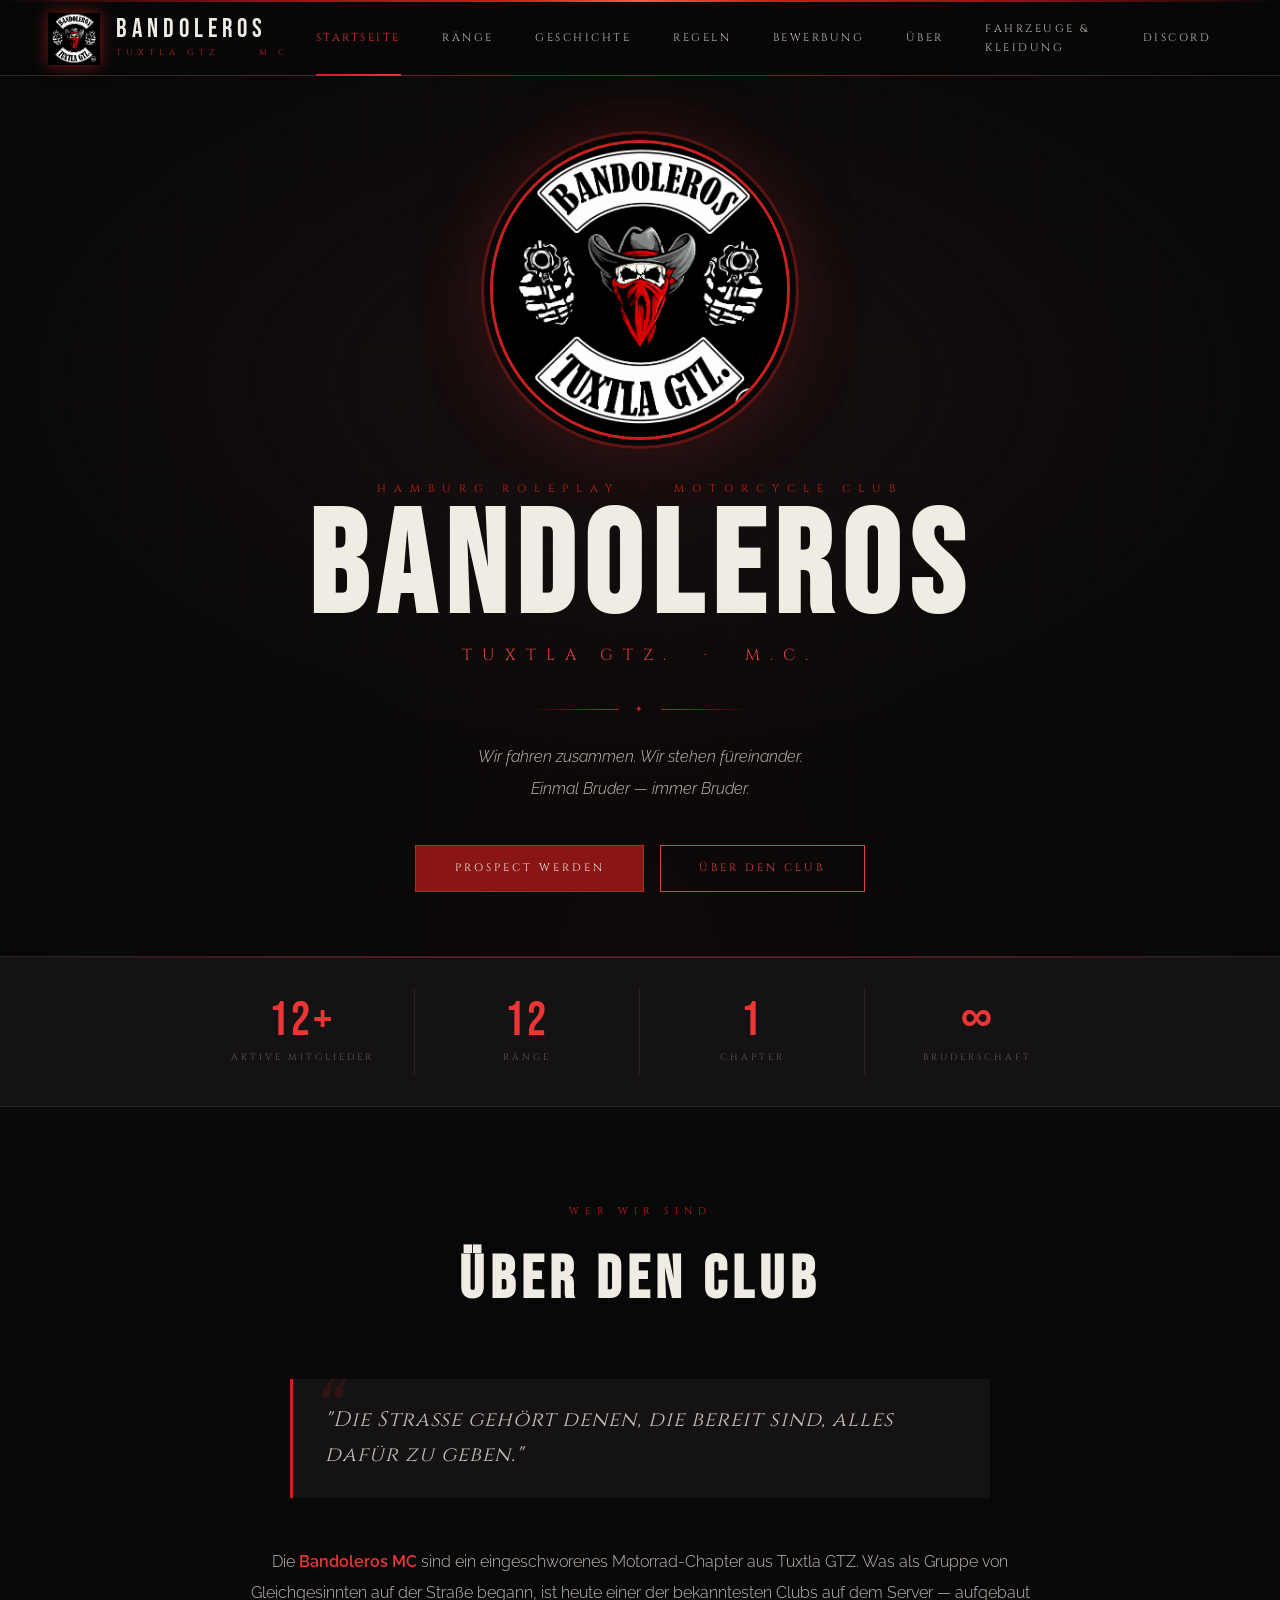
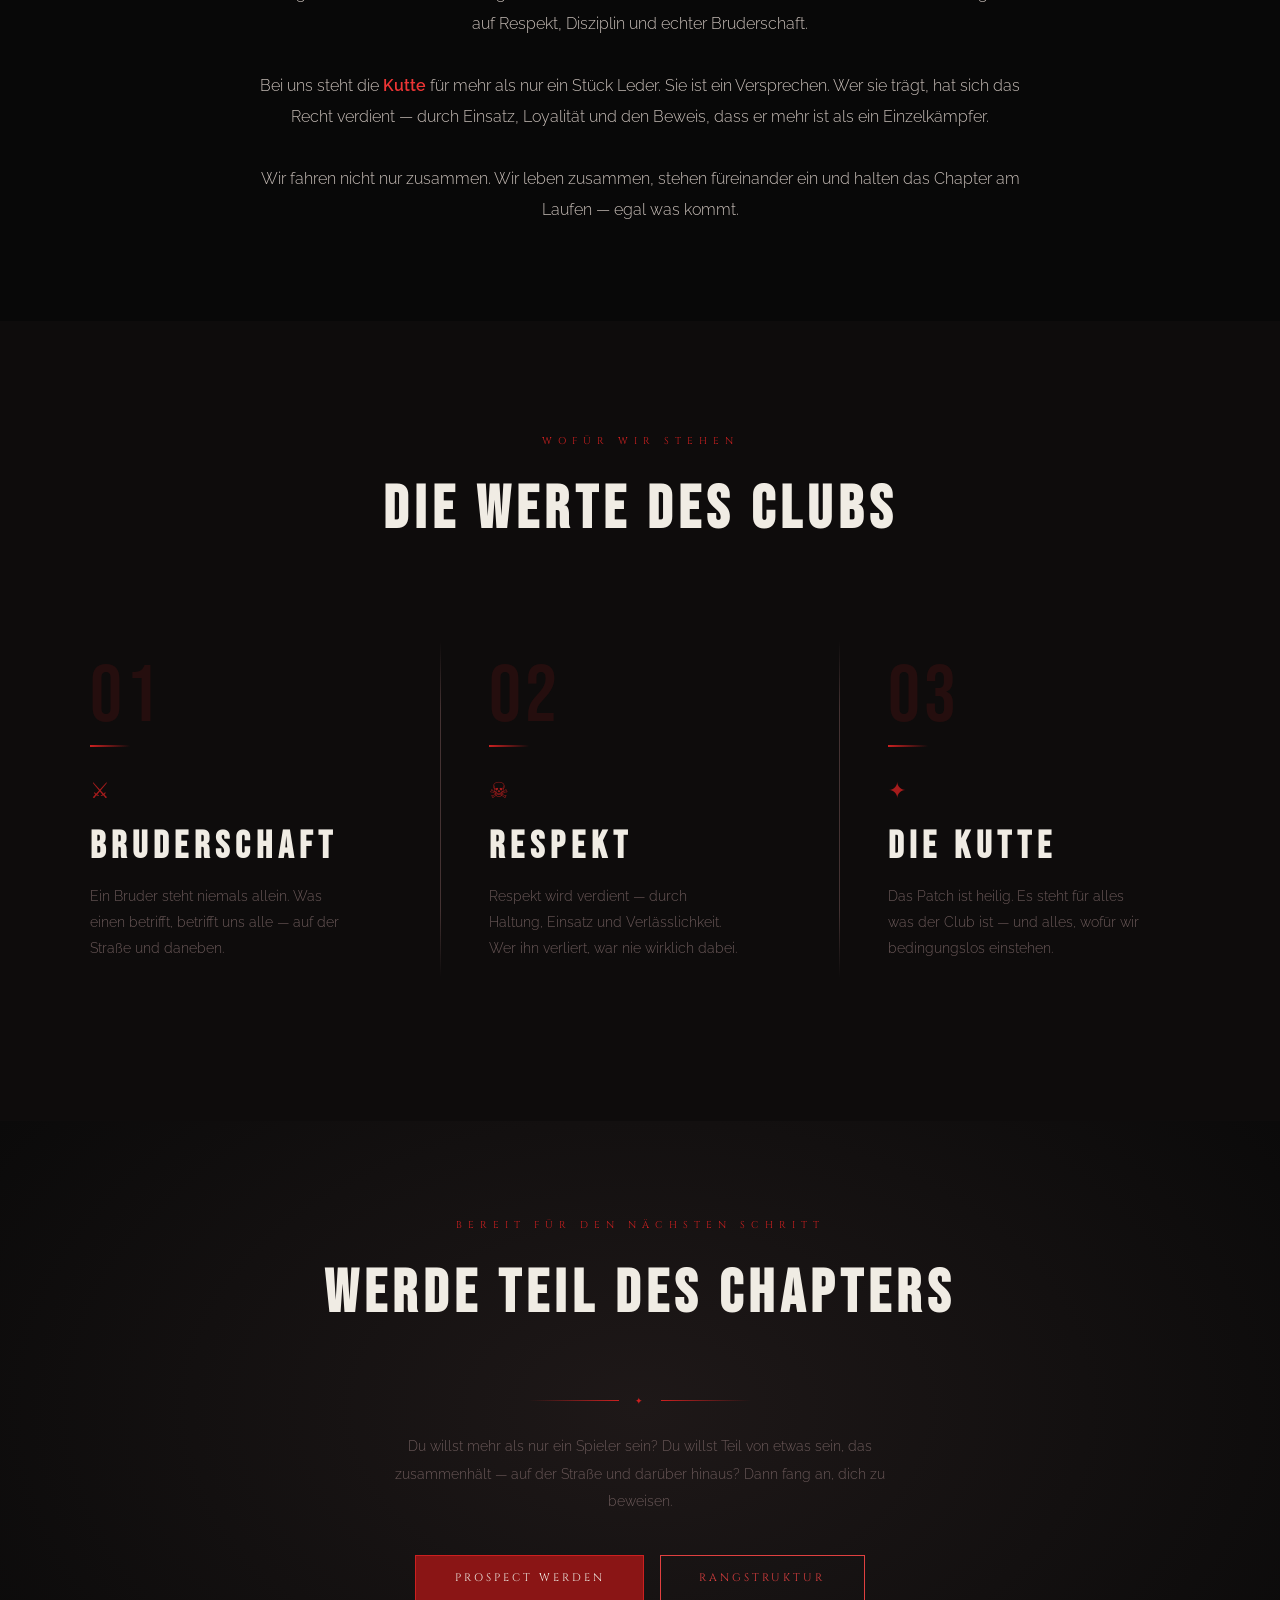
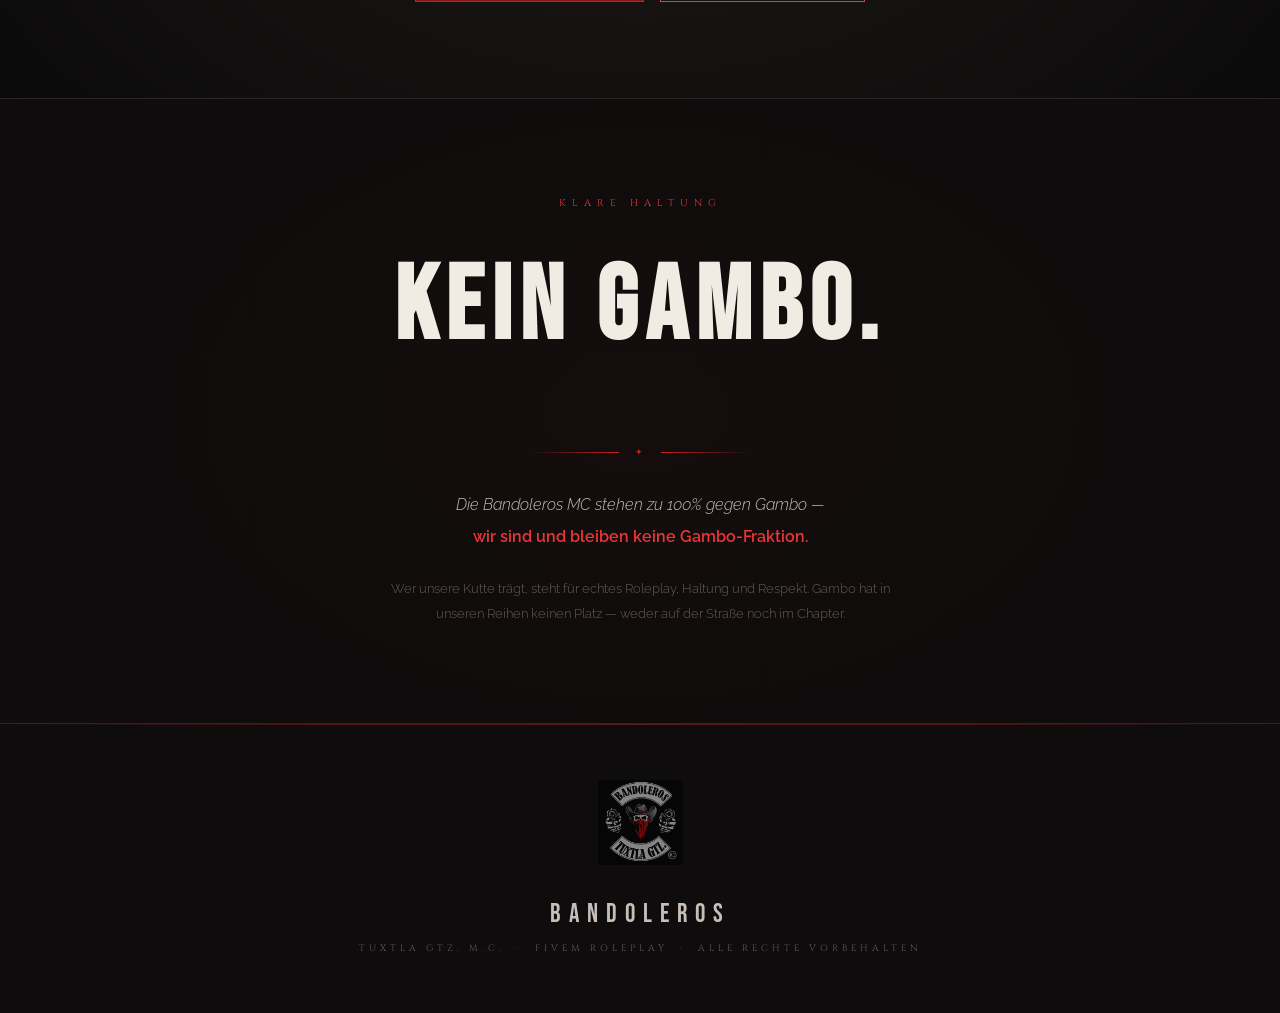
<file: index.html>
<!DOCTYPE html>
<html lang="de">
<head>
  <meta charset="UTF-8">
  <meta name="viewport" content="width=device-width, initial-scale=1.0">
  <title>Bandoleros MC – Tuxtla GTZ.</title>
  <link rel="icon" href="img/logo.png">
  <link rel="stylesheet" href="css/style.css">
</head>
<body>

  <nav class="navbar">
    <a href="index.html" class="nav-brand">
      <img src="img/logo.png" alt="Bandoleros Logo">
      <div>
        <div class="nav-brand-name">Bandoleros</div>
        <span class="nav-brand-sub">Tuxtla GTZ. &nbsp;·&nbsp; M.C.</span>
      </div>
    </a>
    <button class="nav-toggle" id="navToggle" aria-label="Menü">
      <span></span><span></span><span></span>
    </button>
    <ul class="nav-links" id="navLinks">
      <li><a href="index.html" class="active">Startseite</a></li>
      <li><a href="mitglieder.html">Ränge</a></li>
      <li><a href="geschichte.html">Geschichte</a></li>
      <li><a href="regeln.html">Regeln</a></li>
      <li><a href="bewerbung.html">Bewerbung</a></li>
      <li><a href="ueber.html">Über</a></li>
      <li><a href="fahrzeuge.html">Fahrzeuge &amp; Kleidung</a></li>
      <li><a href="https://discord.gg/HedFYRGtq3" target="_blank" rel="noopener">Discord</a></li>
    </ul>
  </nav>

  <!-- HERO -->
  <section class="hero">
    <div class="hero-bg-lines"></div>
    <div class="hero-inner">
      <div class="hero-patch">
        <img src="img/logo.png" alt="Bandoleros MC">
      </div>
      <p class="hero-chapter">Hamburg Roleplay &nbsp;·&nbsp; Motorcycle Club</p>
      <h1 class="hero-title">Bandoleros</h1>
      <p class="hero-sub">Tuxtla GTZ. &nbsp;·&nbsp; M.C.</p>
      <div class="ornament">
        <div class="ol"></div>
        <span class="oi">✦</span>
        <div class="or"></div>
      </div>
      <p class="hero-tagline">
        Wir fahren zusammen. Wir stehen füreinander.<br>
        Einmal Bruder — immer Bruder.
      </p>
      <div class="btn-group">
        <a href="bewerbung.html" class="btn btn-red">Prospect werden</a>
        <a href="#ueber-uns" class="btn btn-outline">Über den Club</a>
      </div>
    </div>
  </section>

  <!-- STATS -->
  <div class="stats-bar">
    <div class="stats-grid">
      <div class="stat-item">
        <div class="stat-number">12+</div>
        <div class="stat-label">Aktive Mitglieder</div>
      </div>
      <div class="stat-item">
        <div class="stat-number">12</div>
        <div class="stat-label">Ränge</div>
      </div>
      <div class="stat-item">
        <div class="stat-number">1</div>
        <div class="stat-label">Chapter</div>
      </div>
      <div class="stat-item">
        <div class="stat-number">∞</div>
        <div class="stat-label">Bruderschaft</div>
      </div>
    </div>
  </div>

  <!-- ÜBER UNS -->
  <section class="section" id="ueber-uns">
    <div class="container">
      <p class="sec-eyebrow">Wer wir sind</p>
      <h2 class="sec-title">Über Den Club</h2>

      <blockquote class="faction-quote">
        "Die Straße gehört denen, die bereit sind, alles dafür zu geben."
      </blockquote>

      <div style="max-width:780px; margin:0 auto; text-align:center; color:var(--text-2); line-height:2; font-size:0.97rem;">
        <p>
          Die <strong style="color:var(--red-b); font-weight:600">Bandoleros MC</strong> sind ein eingeschworenes
          Motorrad-Chapter aus Tuxtla GTZ. Was als Gruppe von Gleichgesinnten auf der Straße begann,
          ist heute einer der bekanntesten Clubs auf dem Server — aufgebaut auf Respekt,
          Disziplin und echter Bruderschaft.
        </p>
        <br>
        <p>
          Bei uns steht die <strong style="color:var(--red-b); font-weight:600">Kutte</strong> für mehr als nur ein Stück Leder.
          Sie ist ein Versprechen. Wer sie trägt, hat sich das Recht verdient — durch Einsatz,
          Loyalität und den Beweis, dass er mehr ist als ein Einzelkämpfer.
        </p>
        <br>
        <p>
          Wir fahren nicht nur zusammen. Wir leben zusammen, stehen füreinander ein
          und halten das Chapter am Laufen — egal was kommt.
        </p>
      </div>
    </div>
  </section>

  <!-- WERTE -->
  <section class="section alt" style="padding: 7rem 2rem;">
    <div class="container">
      <p class="sec-eyebrow">Wofür wir stehen</p>
      <h2 class="sec-title">Die Werte Des Clubs</h2>

      <div class="manifesto-strip">

        <div class="manifesto-item">
          <span class="manifesto-num">01</span>
          <div class="manifesto-accent"></div>
          <span class="manifesto-symbol">⚔</span>
          <h3 class="manifesto-title">Bruderschaft</h3>
          <p class="manifesto-text">Ein Bruder steht niemals allein. Was einen betrifft, betrifft uns alle — auf der Straße und daneben.</p>
        </div>

        <div class="manifesto-sep"></div>

        <div class="manifesto-item">
          <span class="manifesto-num">02</span>
          <div class="manifesto-accent"></div>
          <span class="manifesto-symbol">☠</span>
          <h3 class="manifesto-title">Respekt</h3>
          <p class="manifesto-text">Respekt wird verdient — durch Haltung, Einsatz und Verlässlichkeit. Wer ihn verliert, war nie wirklich dabei.</p>
        </div>

        <div class="manifesto-sep"></div>

        <div class="manifesto-item">
          <span class="manifesto-num">03</span>
          <div class="manifesto-accent"></div>
          <span class="manifesto-symbol">✦</span>
          <h3 class="manifesto-title">Die Kutte</h3>
          <p class="manifesto-text">Das Patch ist heilig. Es steht für alles was der Club ist — und alles, wofür wir bedingungslos einstehen.</p>
        </div>

      </div>
    </div>
  </section>

  <!-- CTA -->
  <section class="section" style="text-align:center; background:radial-gradient(ellipse 70% 100% at 50% 50%, var(--bg-3) 0%, var(--bg-0) 100%);">
    <div class="container">
      <p class="sec-eyebrow">Bereit für den nächsten Schritt</p>
      <h2 class="sec-title">Werde Teil Des Chapters</h2>
      <div class="ornament" style="margin-bottom:1.5rem">
        <div class="ol"></div>
        <span class="oi">✦</span>
        <div class="or"></div>
      </div>
      <p style="color:var(--text-m); max-width:500px; margin:0 auto 2.5rem; font-size:0.9rem; line-height:1.9;">
        Du willst mehr als nur ein Spieler sein? Du willst Teil von etwas sein,
        das zusammenhält — auf der Straße und darüber hinaus?
        Dann fang an, dich zu beweisen.
      </p>
      <div class="btn-group">
        <a href="bewerbung.html" class="btn btn-red">Prospect werden</a>
        <a href="mitglieder.html" class="btn btn-outline">Rangstruktur</a>
      </div>
    </div>
  </section>

  <!-- ANTI-GAMBO -->
  <section class="section" style="text-align:center; background:var(--bg-1); border-top:1px solid var(--border-m); position:relative; overflow:hidden;">
    <div style="position:absolute; inset:0; background:radial-gradient(ellipse 60% 80% at 50% 50%, rgba(204,32,32,0.04) 0%, transparent 70%); pointer-events:none;"></div>
    <div class="container" style="position:relative; z-index:1;">
      <p class="sec-eyebrow" style="color:var(--red-b);">Klare Haltung</p>
      <h2 class="sec-title" style="font-size:clamp(3rem,9vw,6.5rem); letter-spacing:8px;">Kein Gambo.</h2>
      <div class="ornament" style="margin-bottom:1.8rem;">
        <div class="ol"></div>
        <span class="oi">✦</span>
        <div class="or"></div>
      </div>
      <p style="color:var(--text-2); max-width:600px; margin:0 auto; font-size:1rem; line-height:2; font-style:italic;">
        Die Bandoleros MC stehen zu 100% gegen Gambo —<br>
        <strong style="color:var(--red-b); font-style:normal; font-weight:600;">wir sind und bleiben keine Gambo-Fraktion.</strong>
      </p>
      <p style="color:var(--text-m); max-width:520px; margin:1.5rem auto 0; font-size:0.82rem; line-height:1.9;">
        Wer unsere Kutte trägt, steht für echtes Roleplay, Haltung und Respekt.
        Gambo hat in unseren Reihen keinen Platz — weder auf der Straße noch im Chapter.
      </p>
    </div>
  </section>

  <footer>
    <div class="footer-logo"><img src="img/logo.png" alt="Bandoleros"></div>
    <p class="footer-name">Bandoleros</p>
    <p class="footer-sub">Tuxtla GTZ. M.C. &nbsp;·&nbsp; FiveM Roleplay &nbsp;·&nbsp; Alle Rechte vorbehalten</p>
  </footer>

  <script>
    const t = document.getElementById('navToggle');
    const l = document.getElementById('navLinks');
    t.addEventListener('click', () => l.classList.toggle('open'));
    l.querySelectorAll('a').forEach(a => a.addEventListener('click', () => l.classList.remove('open')));
  </script>
</body>
</html>
</file>
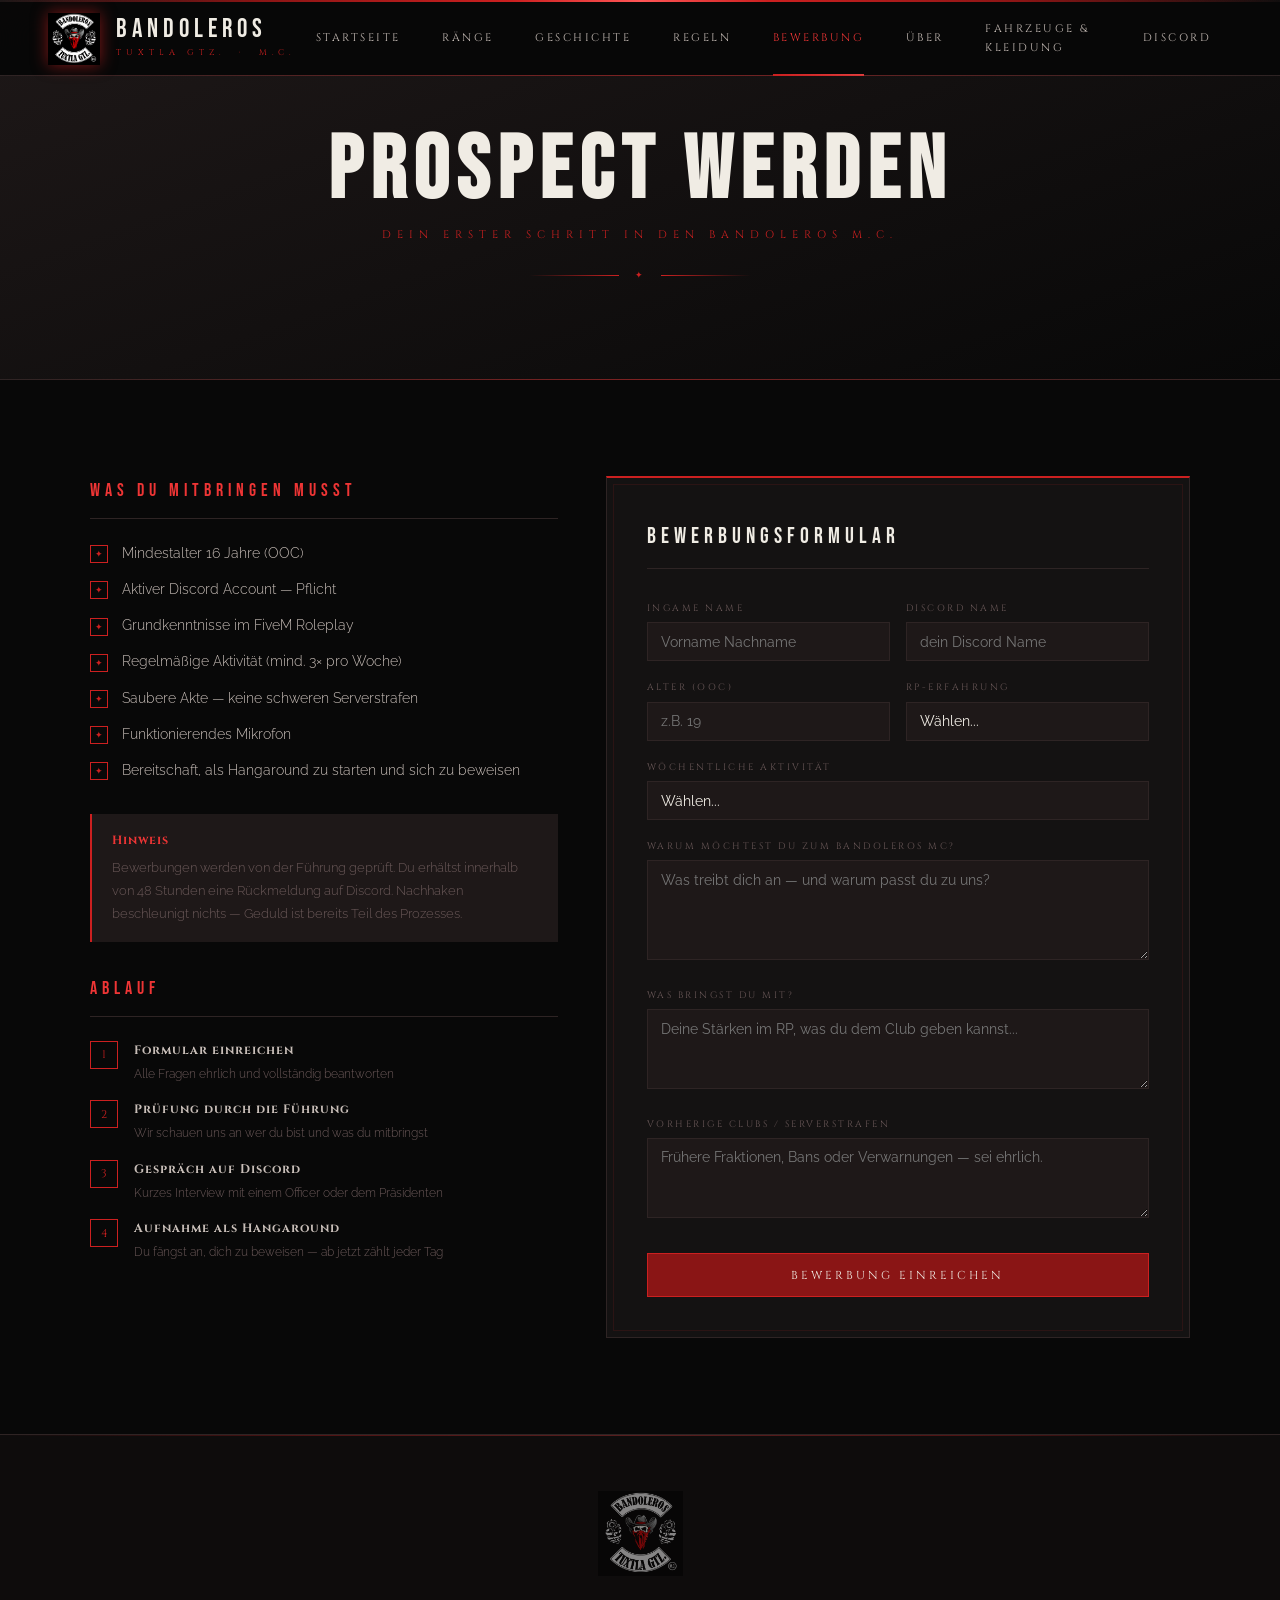
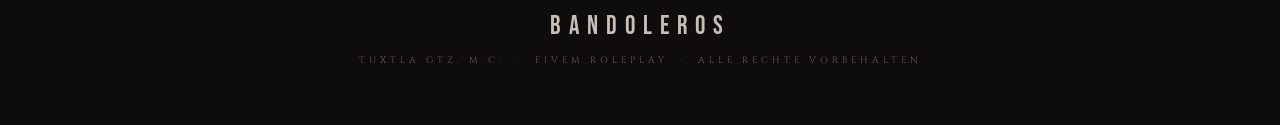
<file: bewerbung.html>
<!DOCTYPE html>
<html lang="de">
<head>
  <meta charset="UTF-8">
  <meta name="viewport" content="width=device-width, initial-scale=1.0">
  <title>Bewerbung – Bandoleros MC</title>
  <link rel="icon" href="img/logo.png">
  <link rel="stylesheet" href="css/style.css">
</head>
<body>

  <nav class="navbar">
    <a href="index.html" class="nav-brand">
      <img src="img/logo.png" alt="Bandoleros Logo">
      <div>
        <div class="nav-brand-name">Bandoleros</div>
        <span class="nav-brand-sub">Tuxtla GTZ. &nbsp;·&nbsp; M.C.</span>
      </div>
    </a>
    <button class="nav-toggle" id="navToggle" aria-label="Menü">
      <span></span><span></span><span></span>
    </button>
    <ul class="nav-links" id="navLinks">
      <li><a href="index.html">Startseite</a></li>
      <li><a href="mitglieder.html">Ränge</a></li>
      <li><a href="geschichte.html">Geschichte</a></li>
      <li><a href="regeln.html">Regeln</a></li>
      <li><a href="bewerbung.html" class="active">Bewerbung</a></li>
      <li><a href="ueber.html">Über</a></li>
      <li><a href="fahrzeuge.html">Fahrzeuge &amp; Kleidung</a></li>
      <li><a href="https://discord.gg/HedFYRGtq3" target="_blank" rel="noopener">Discord</a></li>
    </ul>
  </nav>

  <div class="page-hero">
    <h1>Prospect werden</h1>
    <p>Dein erster Schritt in den Bandoleros M.C.</p>
    <div class="ornament" style="margin-top:1.5rem">
      <div class="ol"></div><span class="oi">✦</span><div class="or"></div>
    </div>
  </div>

  <section class="section">
    <div class="container">
      <div class="apply-grid">

        <!-- LINKS -->
        <div>
          <div class="apply-block-title">Was du mitbringen musst</div>
          <ul class="req-list">
            <li><span class="req-dot">✦</span>Mindestalter 16 Jahre (OOC)</li>
            <li><span class="req-dot">✦</span>Aktiver Discord Account — Pflicht</li>
            <li><span class="req-dot">✦</span>Grundkenntnisse im FiveM Roleplay</li>
            <li><span class="req-dot">✦</span>Regelmäßige Aktivität (mind. 3× pro Woche)</li>
            <li><span class="req-dot">✦</span>Saubere Akte — keine schweren Serverstrafen</li>
            <li><span class="req-dot">✦</span>Funktionierendes Mikrofon</li>
            <li><span class="req-dot">✦</span>Bereitschaft, als Hangaround zu starten und sich zu beweisen</li>
          </ul>

          <div class="apply-note">
            <strong style="color:var(--red-b); font-family:'Cinzel',serif; font-size:0.75rem; letter-spacing:1px; display:block; margin-bottom:0.4rem;">Hinweis</strong>
            Bewerbungen werden von der Führung geprüft. Du erhältst
            innerhalb von 48 Stunden eine Rückmeldung auf Discord.
            Nachhaken beschleunigt nichts — Geduld ist bereits Teil des Prozesses.
          </div>

          <div style="margin-top:2rem">
            <div class="apply-block-title">Ablauf</div>
            <ul class="step-list">
              <li>
                <div class="step-num">1</div>
                <div class="step-text">
                  <h4>Formular einreichen</h4>
                  <p>Alle Fragen ehrlich und vollständig beantworten</p>
                </div>
              </li>
              <li>
                <div class="step-num">2</div>
                <div class="step-text">
                  <h4>Prüfung durch die Führung</h4>
                  <p>Wir schauen uns an wer du bist und was du mitbringst</p>
                </div>
              </li>
              <li>
                <div class="step-num">3</div>
                <div class="step-text">
                  <h4>Gespräch auf Discord</h4>
                  <p>Kurzes Interview mit einem Officer oder dem Präsidenten</p>
                </div>
              </li>
              <li>
                <div class="step-num">4</div>
                <div class="step-text">
                  <h4>Aufnahme als Hangaround</h4>
                  <p>Du fängst an, dich zu beweisen — ab jetzt zählt jeder Tag</p>
                </div>
              </li>
            </ul>
          </div>
        </div>

        <!-- RECHTS: FORMULAR -->
        <div class="form-box">
          <div class="form-box-title">Bewerbungsformular</div>
          <form id="applyForm">

            <div class="form-row">
              <div class="form-group">
                <label for="ingame">Ingame Name</label>
                <input type="text" id="ingame" name="ingame_name" placeholder="Vorname Nachname" required>
              </div>
              <div class="form-group">
                <label for="discord">Discord Name</label>
                <input type="text" id="discord" name="discord_name" placeholder="dein Discord Name" required>
              </div>
            </div>

            <div class="form-row">
              <div class="form-group">
                <label for="alter">Alter (OOC)</label>
                <input type="number" id="alter" name="alter" placeholder="z.B. 19" min="14" max="99" required>
              </div>
              <div class="form-group">
                <label for="erfahrung">RP-Erfahrung</label>
                <select id="erfahrung" name="erfahrung" required>
                  <option value="" disabled selected>Wählen...</option>
                  <option value="neu">Neuling — unter 1 Monat</option>
                  <option value="ein">Einsteiger — 1–6 Monate</option>
                  <option value="erf">Erfahren — 6–12 Monate</option>
                  <option value="vet">Veteran — über 1 Jahr</option>
                </select>
              </div>
            </div>

            <div class="form-group">
              <label for="aktivitaet">Wöchentliche Aktivität</label>
              <select id="aktivitaet" name="aktivitaet" required>
                <option value="" disabled selected>Wählen...</option>
                <option value="3-5">3 bis 5 Stunden</option>
                <option value="5-10">5 bis 10 Stunden</option>
                <option value="10-20">10 bis 20 Stunden</option>
                <option value="20+">Mehr als 20 Stunden</option>
              </select>
            </div>

            <div class="form-group">
              <label for="warum">Warum möchtest du zum Bandoleros MC?</label>
              <textarea id="warum" name="warum" placeholder="Was treibt dich an — und warum passt du zu uns?" required></textarea>
            </div>

            <div class="form-group">
              <label for="staerken">Was bringst du mit?</label>
              <textarea id="staerken" name="staerken" placeholder="Deine Stärken im RP, was du dem Club geben kannst..." style="min-height:80px;"></textarea>
            </div>

            <div class="form-group">
              <label for="vorstrafen">Vorherige Clubs / Serverstrafen</label>
              <textarea id="vorstrafen" name="vorstrafen" placeholder="Frühere Fraktionen, Bans oder Verwarnungen — sei ehrlich." style="min-height:80px;"></textarea>
            </div>

            <button type="submit" class="btn btn-red" style="width:100%; margin-top:0.5rem; font-size:0.72rem;">
              Bewerbung Einreichen
            </button>

          </form>
        </div>

      </div>
    </div>
  </section>

  <footer>
    <div class="footer-logo"><img src="img/logo.png" alt="Bandoleros"></div>
    <p class="footer-name">Bandoleros</p>
    <p class="footer-sub">Tuxtla GTZ. M.C. &nbsp;·&nbsp; FiveM Roleplay &nbsp;·&nbsp; Alle Rechte vorbehalten</p>
  </footer>

  <script>
    const t = document.getElementById('navToggle');
    const l = document.getElementById('navLinks');
    t.addEventListener('click', () => l.classList.toggle('open'));
    l.querySelectorAll('a').forEach(a => a.addEventListener('click', () => l.classList.remove('open')));

    document.getElementById('applyForm').addEventListener('submit', function(e) {
      e.preventDefault();
      const data = new FormData(this);
      const lines = [];
      data.forEach((v, k) => lines.push(`${k}: ${v}`));
      const subject = encodeURIComponent('Bandoleros Bewerbung – ' + (data.get('ingame_name') || ''));
      const body    = encodeURIComponent(lines.join('\n'));
      window.location.href = `mailto:DEINE-EMAIL@HIER.DE?subject=${subject}&body=${body}`;
    });
  </script>
</body>
</html>
</file>
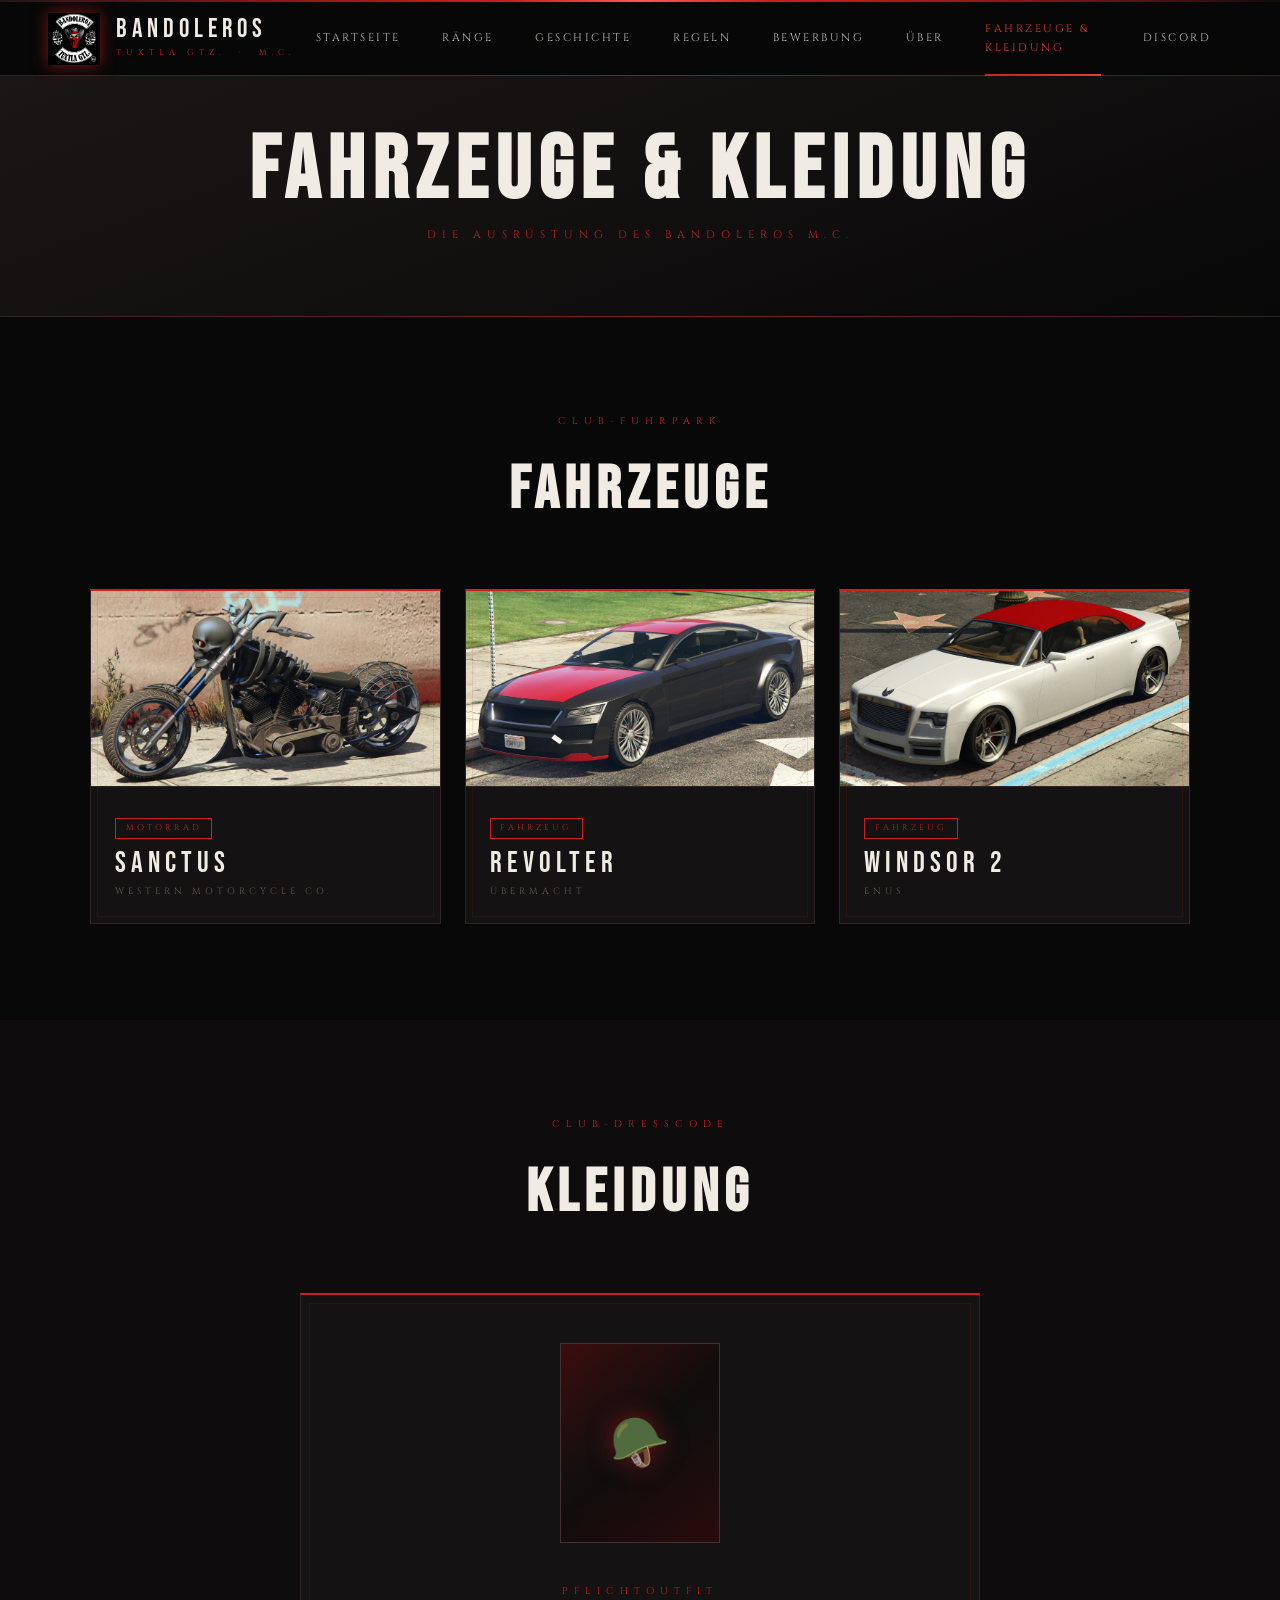
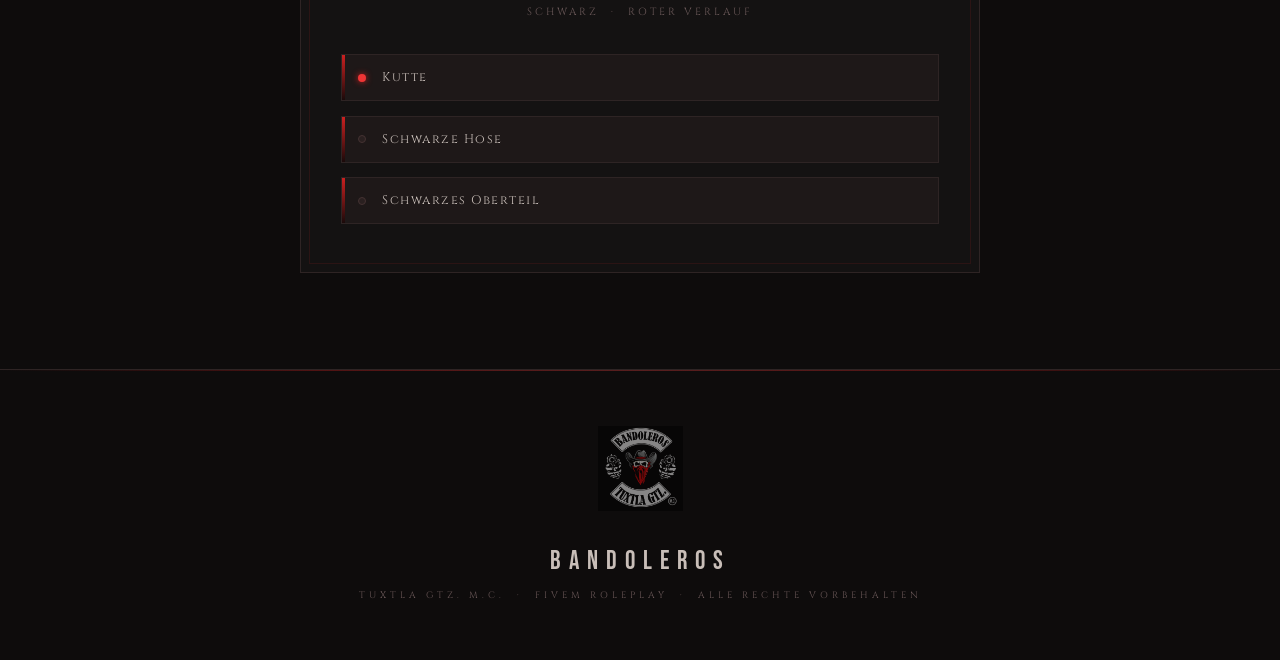
<file: fahrzeuge.html>
<!DOCTYPE html>
<html lang="de">
<head>
  <meta charset="UTF-8">
  <meta name="viewport" content="width=device-width, initial-scale=1.0">
  <title>Fahrzeuge & Kleidung – Bandoleros MC</title>
  <link rel="icon" href="img/logo.png">
  <link rel="stylesheet" href="css/style.css">
  <style>
    /* ── FAHRZEUGE & KLEIDUNG ─────────────────────── */
    .vehicle-grid {
      display: grid;
      grid-template-columns: repeat(auto-fill, minmax(300px, 1fr));
      gap: 1.5rem;
    }

    .vehicle-card {
      background: var(--bg-2);
      border: 1px solid var(--border-m);
      border-top: 2px solid var(--red);
      position: relative;
      overflow: hidden;
      transition: transform 0.3s;
    }

    .vehicle-card::after {
      content: '';
      position: absolute;
      inset: 6px;
      border: 1px solid var(--red-d);
      pointer-events: none;
      transition: border-color 0.3s;
    }

    .vehicle-card:hover { transform: translateY(-5px); }
    .vehicle-card:hover::after { border-color: rgba(204,32,32,0.22); }

    .vehicle-img {
      width: 100%;
      aspect-ratio: 16/9;
      object-fit: cover;
      object-position: center;
      display: block;
      background: var(--bg-3);
      border-bottom: 1px solid var(--border-m);
    }

    .vehicle-info {
      padding: 1.5rem;
    }

    .vehicle-badge {
      display: inline-block;
      font-family: 'Cinzel', serif;
      font-size: 0.52rem;
      letter-spacing: 3px;
      padding: 0.15rem 0.6rem;
      border: 1px solid var(--red);
      color: var(--red);
      text-transform: uppercase;
      margin-bottom: 0.7rem;
    }

    .vehicle-name {
      font-family: 'Bebas Neue', sans-serif;
      font-size: 1.8rem;
      letter-spacing: 5px;
      color: var(--text);
      line-height: 1;
      margin-bottom: 0.3rem;
    }

    .vehicle-type {
      font-family: 'Cinzel', serif;
      font-size: 0.58rem;
      letter-spacing: 4px;
      color: var(--text-m);
      text-transform: uppercase;
    }

    /* Kleidung */
    .outfit-box {
      max-width: 680px;
      margin: 0 auto;
      background: var(--bg-2);
      border: 1px solid var(--border-m);
      border-top: 2px solid var(--red);
      padding: 3rem 2.5rem;
      position: relative;
      text-align: center;
    }

    .outfit-box::after {
      content: '';
      position: absolute;
      inset: 8px;
      border: 1px solid var(--red-d);
      pointer-events: none;
    }

    .outfit-preview {
      width: 160px;
      height: 200px;
      margin: 0 auto 2.5rem;
      background: linear-gradient(160deg, #1a0a0a 0%, #0e0e0e 50%, #1a0a0a 100%);
      border: 1px solid var(--border-b);
      display: flex;
      align-items: center;
      justify-content: center;
      position: relative;
      overflow: hidden;
    }

    .outfit-preview::before {
      content: '';
      position: absolute;
      inset: 0;
      background:
        linear-gradient(135deg, rgba(204,32,32,0.18) 0%, transparent 50%, rgba(204,32,32,0.08) 100%);
    }

    .outfit-icon {
      font-size: 3rem;
      position: relative;
      z-index: 1;
      filter: drop-shadow(0 0 12px rgba(204,32,32,0.5));
    }

    .outfit-list {
      list-style: none;
      display: flex;
      flex-direction: column;
      gap: 0.9rem;
      margin-top: 2rem;
      text-align: left;
    }

    .outfit-list li {
      display: flex;
      align-items: center;
      gap: 1rem;
      padding: 0.75rem 1rem;
      background: var(--bg-3);
      border: 1px solid var(--border-m);
      font-family: 'Cinzel', serif;
      font-size: 0.78rem;
      letter-spacing: 1.5px;
      color: var(--text-2);
      position: relative;
      overflow: hidden;
    }

    .outfit-list li::before {
      content: '';
      position: absolute;
      left: 0; top: 0; bottom: 0;
      width: 3px;
      background: linear-gradient(to bottom, var(--red), #1a0a0a);
    }

    .outfit-dot {
      width: 8px;
      height: 8px;
      border-radius: 50%;
      flex-shrink: 0;
    }

    .dot-red   { background: var(--red-b); box-shadow: 0 0 6px var(--red); }
    .dot-black { background: #2a2020; border: 1px solid var(--border-b); }

    @media (max-width: 768px) {
      .vehicle-grid { grid-template-columns: 1fr; }
      .outfit-box { padding: 2rem 1.5rem; }
    }
  </style>
</head>
<body>

  <nav class="navbar">
    <a href="index.html" class="nav-brand">
      <img src="img/logo.png" alt="Bandoleros Logo">
      <div>
        <div class="nav-brand-name">Bandoleros</div>
        <span class="nav-brand-sub">Tuxtla GTZ. &nbsp;·&nbsp; M.C.</span>
      </div>
    </a>
    <button class="nav-toggle" id="navToggle" aria-label="Menü">
      <span></span><span></span><span></span>
    </button>
    <ul class="nav-links" id="navLinks">
      <li><a href="index.html">Startseite</a></li>
      <li><a href="mitglieder.html">Ränge</a></li>
      <li><a href="geschichte.html">Geschichte</a></li>
      <li><a href="regeln.html">Regeln</a></li>
      <li><a href="bewerbung.html">Bewerbung</a></li>
      <li><a href="ueber.html">Über</a></li>
      <li><a href="fahrzeuge.html" class="active">Fahrzeuge &amp; Kleidung</a></li>
      <li><a href="https://discord.gg/HedFYRGtq3" target="_blank" rel="noopener">Discord</a></li>
    </ul>
  </nav>

  <div class="page-hero">
    <h1>Fahrzeuge &amp; Kleidung</h1>
    <p>Die Ausrüstung des Bandoleros M.C.</p>
  </div>

  <!-- FAHRZEUGE -->
  <section class="section">
    <div class="container">
      <p class="sec-eyebrow">Club-Fuhrpark</p>
      <h2 class="sec-title">Fahrzeuge</h2>

      <div class="vehicle-grid">

        <div class="vehicle-card">
          <img class="vehicle-img" src="img/vehicles/sanctus.png" alt="Sanctus">
          <div class="vehicle-info">
            <span class="vehicle-badge">Motorrad</span>
            <div class="vehicle-name">Sanctus</div>
            <div class="vehicle-type">Western Motorcycle Co.</div>
          </div>
        </div>

        <div class="vehicle-card">
          <img class="vehicle-img" src="img/vehicles/revolter.png" alt="Revolter">
          <div class="vehicle-info">
            <span class="vehicle-badge">Fahrzeug</span>
            <div class="vehicle-name">Revolter</div>
            <div class="vehicle-type">Übermacht</div>
          </div>
        </div>

        <div class="vehicle-card">
          <img class="vehicle-img" src="img/vehicles/windsor2.png" alt="Windsor 2">
          <div class="vehicle-info">
            <span class="vehicle-badge">Fahrzeug</span>
            <div class="vehicle-name">Windsor 2</div>
            <div class="vehicle-type">Enus</div>
          </div>
        </div>

      </div>
    </div>
  </section>

  <!-- KLEIDUNG -->
  <section class="section alt">
    <div class="container">
      <p class="sec-eyebrow">Club-Dresscode</p>
      <h2 class="sec-title">Kleidung</h2>

      <div class="outfit-box">
        <div class="outfit-preview">
          <span class="outfit-icon">🪖</span>
        </div>

        <p class="sec-eyebrow" style="margin-bottom:0.3rem;">Pflichtoutfit</p>
        <p style="font-family:'Cinzel',serif; font-size:0.65rem; letter-spacing:3px; color:var(--text-m); text-transform:uppercase;">Schwarz &nbsp;·&nbsp; Roter Verlauf</p>

        <ul class="outfit-list">
          <li>
            <span class="outfit-dot dot-red"></span>
            Kutte
          </li>
          <li>
            <span class="outfit-dot dot-black"></span>
            Schwarze Hose
          </li>
          <li>
            <span class="outfit-dot dot-black"></span>
            Schwarzes Oberteil
          </li>
        </ul>
      </div>
    </div>
  </section>

  <footer>
    <div class="footer-logo"><img src="img/logo.png" alt="Bandoleros"></div>
    <p class="footer-name">Bandoleros</p>
    <p class="footer-sub">Tuxtla GTZ. M.C. &nbsp;·&nbsp; FiveM Roleplay &nbsp;·&nbsp; Alle Rechte vorbehalten</p>
  </footer>

  <script>
    const t = document.getElementById('navToggle');
    const l = document.getElementById('navLinks');
    t.addEventListener('click', () => l.classList.toggle('open'));
    l.querySelectorAll('a').forEach(a => a.addEventListener('click', () => l.classList.remove('open')));
  </script>
</body>
</html>
</file>
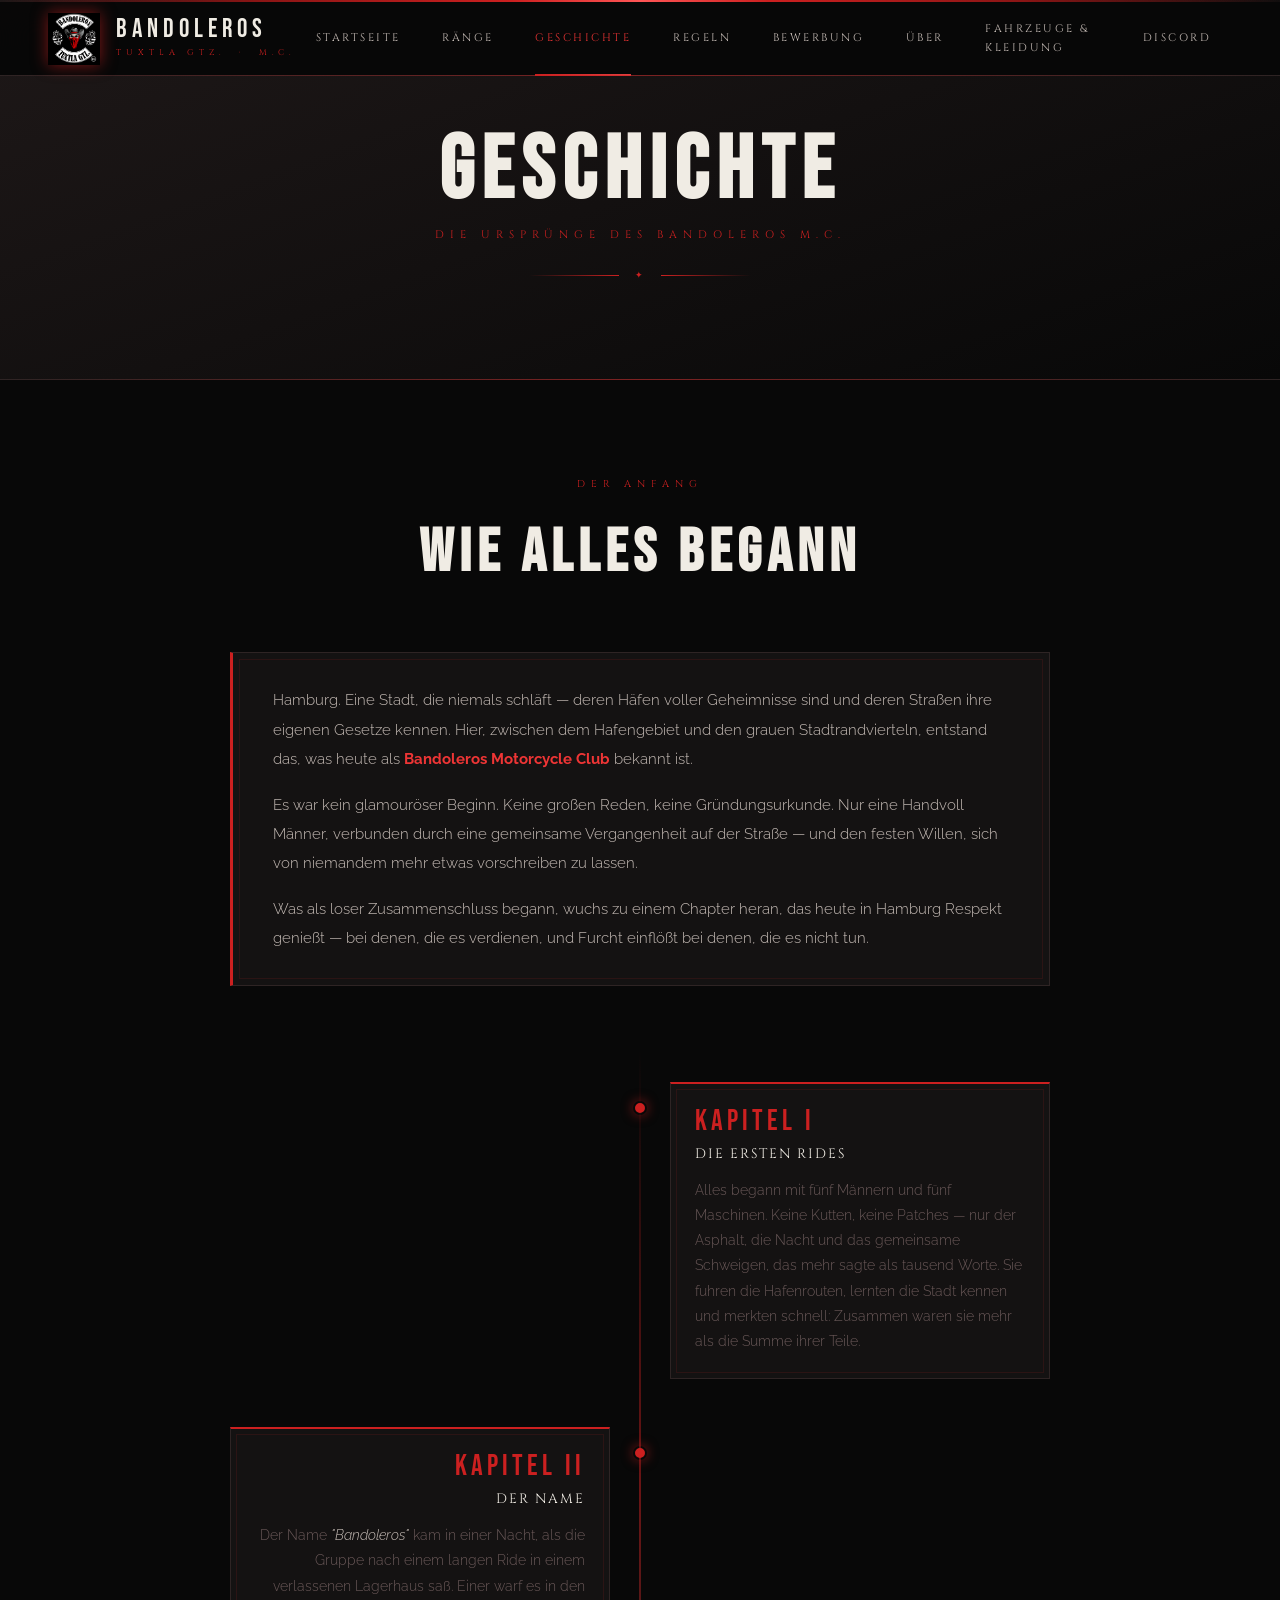
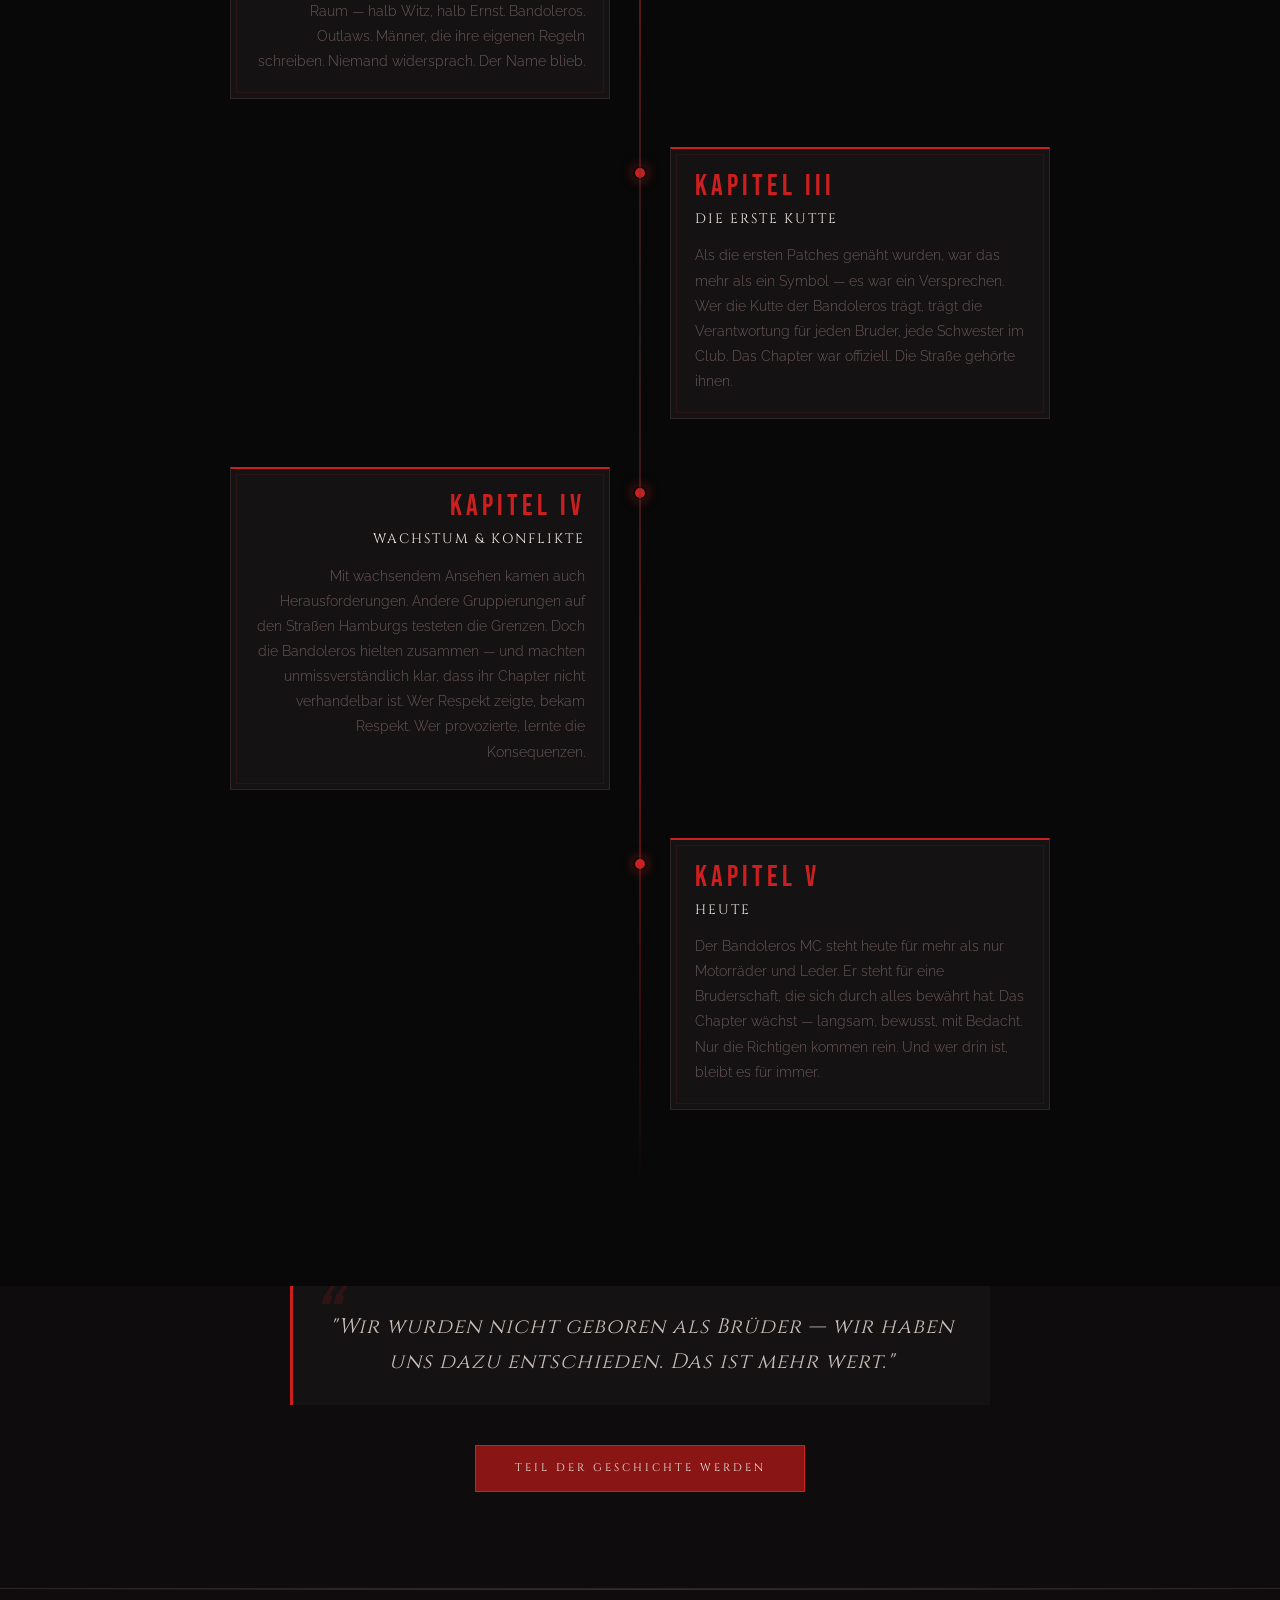
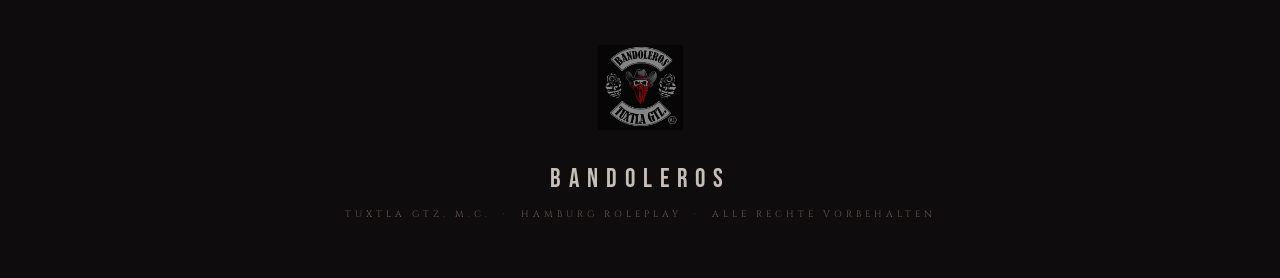
<file: geschichte.html>
<!DOCTYPE html>
<html lang="de">
<head>
  <meta charset="UTF-8">
  <meta name="viewport" content="width=device-width, initial-scale=1.0">
  <title>Geschichte – Bandoleros MC</title>
  <link rel="icon" href="img/logo.png">
  <link rel="stylesheet" href="css/style.css">
  <style>
    .timeline {
      position: relative;
      max-width: 820px;
      margin: 0 auto;
      padding: 2rem 0;
    }

    .timeline::before {
      content: '';
      position: absolute;
      left: 50%;
      top: 0; bottom: 0;
      width: 1px;
      background: linear-gradient(to bottom, transparent, var(--red), var(--border-b), var(--red), transparent);
      transform: translateX(-50%);
    }

    .tl-entry {
      display: grid;
      grid-template-columns: 1fr 60px 1fr;
      gap: 0;
      margin-bottom: 3rem;
      align-items: start;
    }

    .tl-entry.right .tl-text { grid-column: 3; grid-row: 1; }
    .tl-entry.right .tl-dot  { grid-column: 2; grid-row: 1; }
    .tl-entry.right .tl-empty{ grid-column: 1; grid-row: 1; }

    .tl-entry.left .tl-text  { grid-column: 1; grid-row: 1; text-align: right; }
    .tl-entry.left .tl-dot   { grid-column: 2; grid-row: 1; }
    .tl-entry.left .tl-empty { grid-column: 3; grid-row: 1; }

    .tl-dot {
      display: flex;
      justify-content: center;
      padding-top: 1.2rem;
    }

    .tl-dot-inner {
      width: 14px;
      height: 14px;
      border-radius: 50%;
      background: var(--red);
      border: 2px solid var(--bg-0);
      box-shadow: 0 0 12px rgba(204,32,32,0.6);
      flex-shrink: 0;
    }

    .tl-text {
      background: var(--bg-2);
      border: 1px solid var(--border-m);
      border-top: 2px solid var(--red);
      padding: 1.5rem;
      position: relative;
    }

    .tl-text::after {
      content: '';
      position: absolute;
      inset: 5px;
      border: 1px solid var(--red-d);
      pointer-events: none;
    }

    .tl-year {
      font-family: 'Bebas Neue', sans-serif;
      font-size: 1.8rem;
      letter-spacing: 4px;
      color: var(--red);
      line-height: 1;
      margin-bottom: 0.4rem;
    }

    .tl-title {
      font-family: 'Cinzel', serif;
      font-size: 0.85rem;
      letter-spacing: 2px;
      color: var(--text);
      text-transform: uppercase;
      margin-bottom: 0.75rem;
    }

    .tl-body {
      font-size: 0.85rem;
      color: var(--text-m);
      line-height: 1.85;
    }

    .story-block {
      background: var(--bg-2);
      border: 1px solid var(--border-m);
      border-left: 3px solid var(--red);
      padding: 2rem 2.5rem;
      max-width: 820px;
      margin: 0 auto 4rem;
      position: relative;
    }

    .story-block::after {
      content: '';
      position: absolute;
      inset: 6px;
      border: 1px solid var(--red-d);
      pointer-events: none;
    }

    .story-block p {
      font-size: 0.92rem;
      color: var(--text-2);
      line-height: 2;
      margin-bottom: 1rem;
    }

    .story-block p:last-child { margin-bottom: 0; }

    @media (max-width: 640px) {
      .timeline::before { left: 20px; }
      .tl-entry { grid-template-columns: 40px 1fr; }
      .tl-entry.right .tl-text,
      .tl-entry.left .tl-text  { grid-column: 2; text-align: left; }
      .tl-entry.right .tl-dot,
      .tl-entry.left .tl-dot   { grid-column: 1; }
      .tl-entry.right .tl-empty,
      .tl-entry.left .tl-empty { display: none; }
    }
  </style>
</head>
<body>

  <nav class="navbar">
    <a href="index.html" class="nav-brand">
      <img src="img/logo.png" alt="Bandoleros Logo">
      <div>
        <div class="nav-brand-name">Bandoleros</div>
        <span class="nav-brand-sub">Tuxtla GTZ. &nbsp;·&nbsp; M.C.</span>
      </div>
    </a>
    <button class="nav-toggle" id="navToggle" aria-label="Menü">
      <span></span><span></span><span></span>
    </button>
    <ul class="nav-links" id="navLinks">
      <li><a href="index.html">Startseite</a></li>
      <li><a href="mitglieder.html">Ränge</a></li>
      <li><a href="geschichte.html" class="active">Geschichte</a></li>
      <li><a href="regeln.html">Regeln</a></li>
      <li><a href="bewerbung.html">Bewerbung</a></li>
      <li><a href="ueber.html">Über</a></li>
      <li><a href="fahrzeuge.html">Fahrzeuge &amp; Kleidung</a></li>
      <li><a href="https://discord.gg/HedFYRGtq3" target="_blank" rel="noopener">Discord</a></li>
    </ul>
  </nav>

  <div class="page-hero">
    <h1>Geschichte</h1>
    <p>Die Ursprünge des Bandoleros M.C.</p>
    <div class="ornament" style="margin-top:1.5rem">
      <div class="ol"></div><span class="oi">✦</span><div class="or"></div>
    </div>
  </div>

  <!-- EINLEITUNG -->
  <section class="section">
    <div class="container">
      <p class="sec-eyebrow">Der Anfang</p>
      <h2 class="sec-title">Wie Alles Begann</h2>

      <div class="story-block">
        <p>
          Hamburg. Eine Stadt, die niemals schläft — deren Häfen voller Geheimnisse sind
          und deren Straßen ihre eigenen Gesetze kennen. Hier, zwischen dem Hafengebiet
          und den grauen Stadtrandvierteln, entstand das, was heute als
          <strong style="color:var(--red-b)">Bandoleros Motorcycle Club</strong> bekannt ist.
        </p>
        <p>
          Es war kein glamouröser Beginn. Keine großen Reden, keine Gründungsurkunde.
          Nur eine Handvoll Männer, verbunden durch eine gemeinsame Vergangenheit auf
          der Straße — und den festen Willen, sich von niemandem mehr etwas vorschreiben zu lassen.
        </p>
        <p>
          Was als loser Zusammenschluss begann, wuchs zu einem Chapter heran,
          das heute in Hamburg Respekt genießt — bei denen, die es verdienen,
          und Furcht einflößt bei denen, die es nicht tun.
        </p>
      </div>

      <!-- TIMELINE -->
      <div class="timeline">

        <div class="tl-entry right">
          <div class="tl-empty"></div>
          <div class="tl-dot"><div class="tl-dot-inner"></div></div>
          <div class="tl-text">
            <div class="tl-year">Kapitel I</div>
            <div class="tl-title">Die Ersten Rides</div>
            <p class="tl-body">
              Alles begann mit fünf Männern und fünf Maschinen. Keine Kutten, keine Patches —
              nur der Asphalt, die Nacht und das gemeinsame Schweigen, das mehr sagte als
              tausend Worte. Sie fuhren die Hafenrouten, lernten die Stadt kennen
              und merkten schnell: Zusammen waren sie mehr als die Summe ihrer Teile.
            </p>
          </div>
        </div>

        <div class="tl-entry left">
          <div class="tl-text">
            <div class="tl-year">Kapitel II</div>
            <div class="tl-title">Der Name</div>
            <p class="tl-body">
              Der Name <em style="color:var(--text-2)">"Bandoleros"</em> kam in einer Nacht, als die Gruppe
              nach einem langen Ride in einem verlassenen Lagerhaus saß.
              Einer warf es in den Raum — halb Witz, halb Ernst.
              Bandoleros. Outlaws. Männer, die ihre eigenen Regeln schreiben.
              Niemand widersprach. Der Name blieb.
            </p>
          </div>
          <div class="tl-dot"><div class="tl-dot-inner"></div></div>
          <div class="tl-empty"></div>
        </div>

        <div class="tl-entry right">
          <div class="tl-empty"></div>
          <div class="tl-dot"><div class="tl-dot-inner"></div></div>
          <div class="tl-text">
            <div class="tl-year">Kapitel III</div>
            <div class="tl-title">Die Erste Kutte</div>
            <p class="tl-body">
              Als die ersten Patches genäht wurden, war das mehr als ein Symbol —
              es war ein Versprechen. Wer die Kutte der Bandoleros trägt,
              trägt die Verantwortung für jeden Bruder, jede Schwester im Club.
              Das Chapter war offiziell. Die Straße gehörte ihnen.
            </p>
          </div>
        </div>

        <div class="tl-entry left">
          <div class="tl-text">
            <div class="tl-year">Kapitel IV</div>
            <div class="tl-title">Wachstum & Konflikte</div>
            <p class="tl-body">
              Mit wachsendem Ansehen kamen auch Herausforderungen. Andere Gruppierungen
              auf den Straßen Hamburgs testeten die Grenzen. Doch die Bandoleros hielten
              zusammen — und machten unmissverständlich klar, dass ihr Chapter
              nicht verhandelbar ist. Wer Respekt zeigte, bekam Respekt.
              Wer provozierte, lernte die Konsequenzen.
            </p>
          </div>
          <div class="tl-dot"><div class="tl-dot-inner"></div></div>
          <div class="tl-empty"></div>
        </div>

        <div class="tl-entry right">
          <div class="tl-empty"></div>
          <div class="tl-dot"><div class="tl-dot-inner"></div></div>
          <div class="tl-text">
            <div class="tl-year">Kapitel V</div>
            <div class="tl-title">Heute</div>
            <p class="tl-body">
              Der Bandoleros MC steht heute für mehr als nur Motorräder und Leder.
              Er steht für eine Bruderschaft, die sich durch alles bewährt hat.
              Das Chapter wächst — langsam, bewusst, mit Bedacht.
              Nur die Richtigen kommen rein. Und wer drin ist, bleibt es für immer.
            </p>
          </div>
        </div>

      </div>
    </div>
  </section>

  <!-- ABSCHLUSS ZITAT -->
  <section class="section alt" style="padding-top:0">
    <div class="container" style="max-width:700px; text-align:center;">
      <blockquote class="faction-quote" style="margin-bottom:2.5rem">
        "Wir wurden nicht geboren als Brüder — wir haben uns dazu entschieden. Das ist mehr wert."
      </blockquote>
      <a href="bewerbung.html" class="btn btn-red">Teil der Geschichte werden</a>
    </div>
  </section>

  <footer>
    <div class="footer-logo"><img src="img/logo.png" alt="Bandoleros"></div>
    <p class="footer-name">Bandoleros</p>
    <p class="footer-sub">Tuxtla GTZ. M.C. &nbsp;·&nbsp; Hamburg Roleplay &nbsp;·&nbsp; Alle Rechte vorbehalten</p>
  </footer>

  <script>
    const t = document.getElementById('navToggle');
    const l = document.getElementById('navLinks');
    t.addEventListener('click', () => l.classList.toggle('open'));
    l.querySelectorAll('a').forEach(a => a.addEventListener('click', () => l.classList.remove('open')));
  </script>
</body>
</html>
</file>
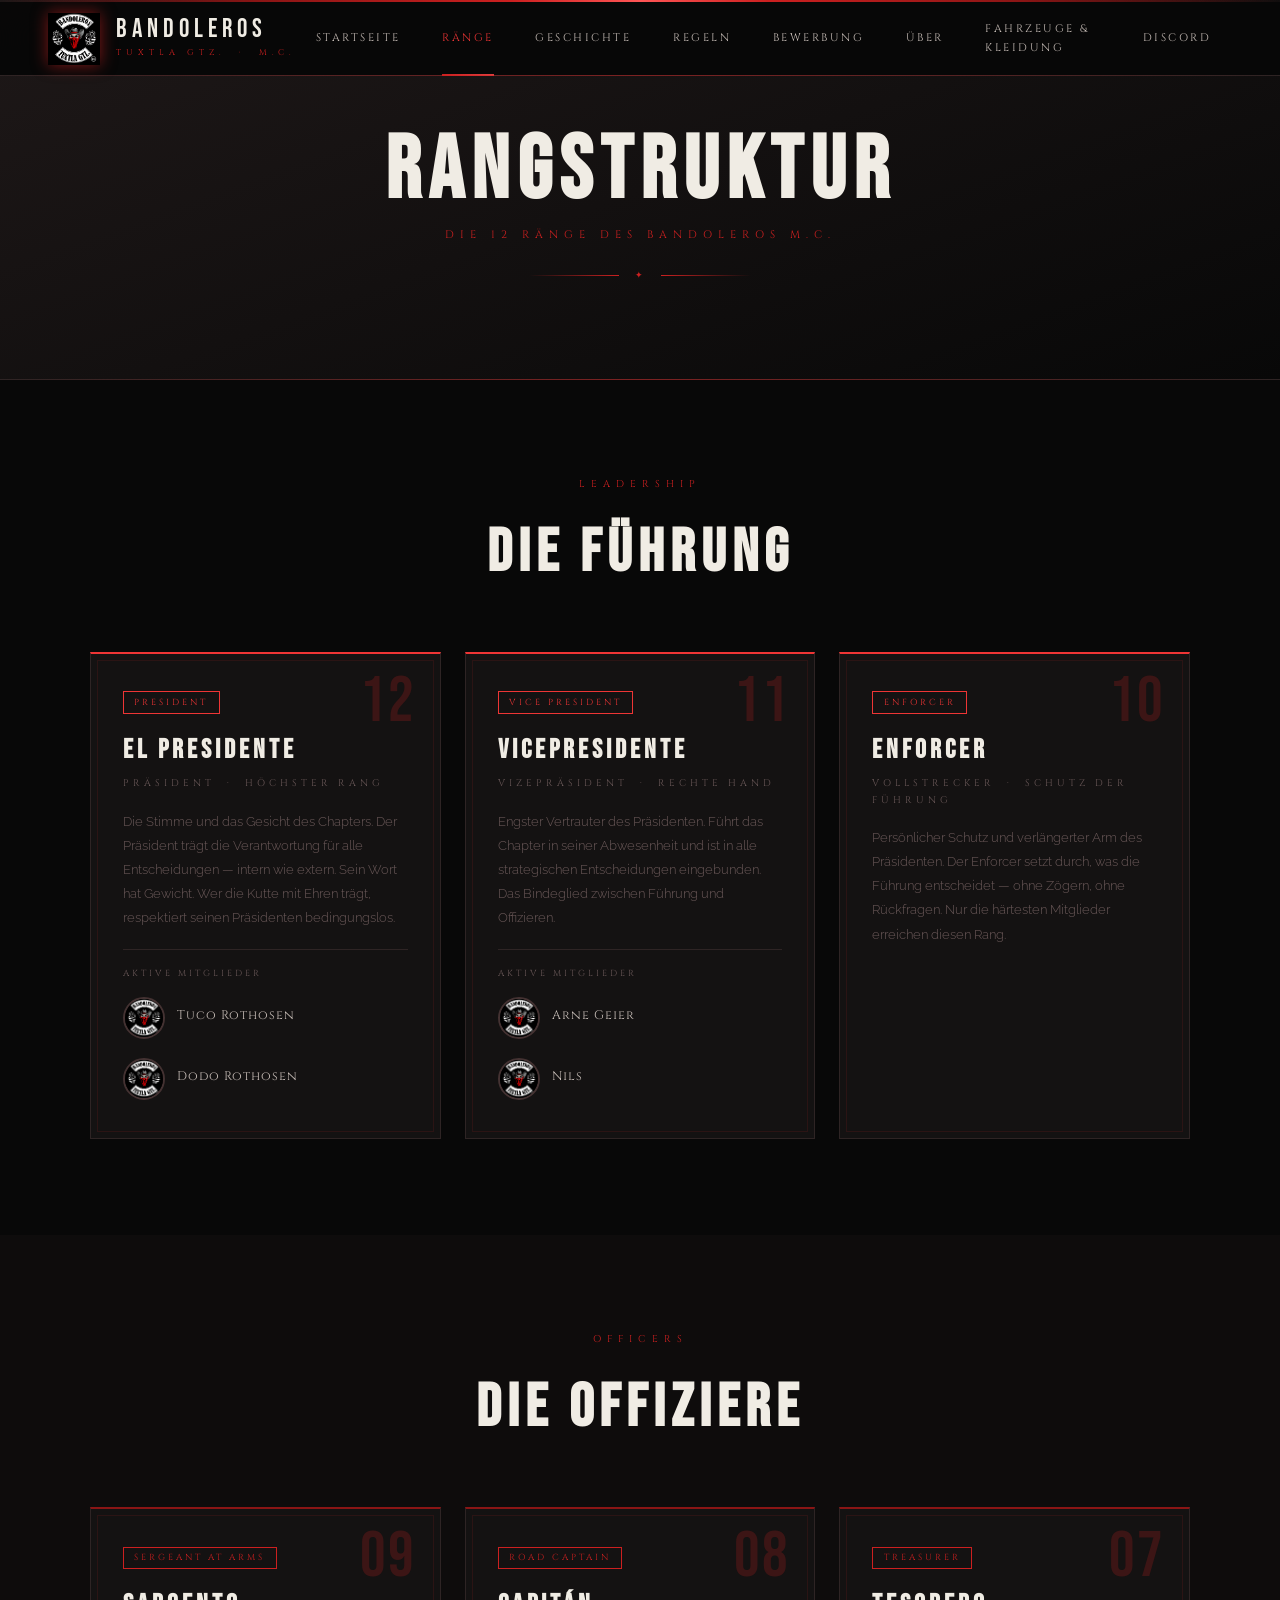
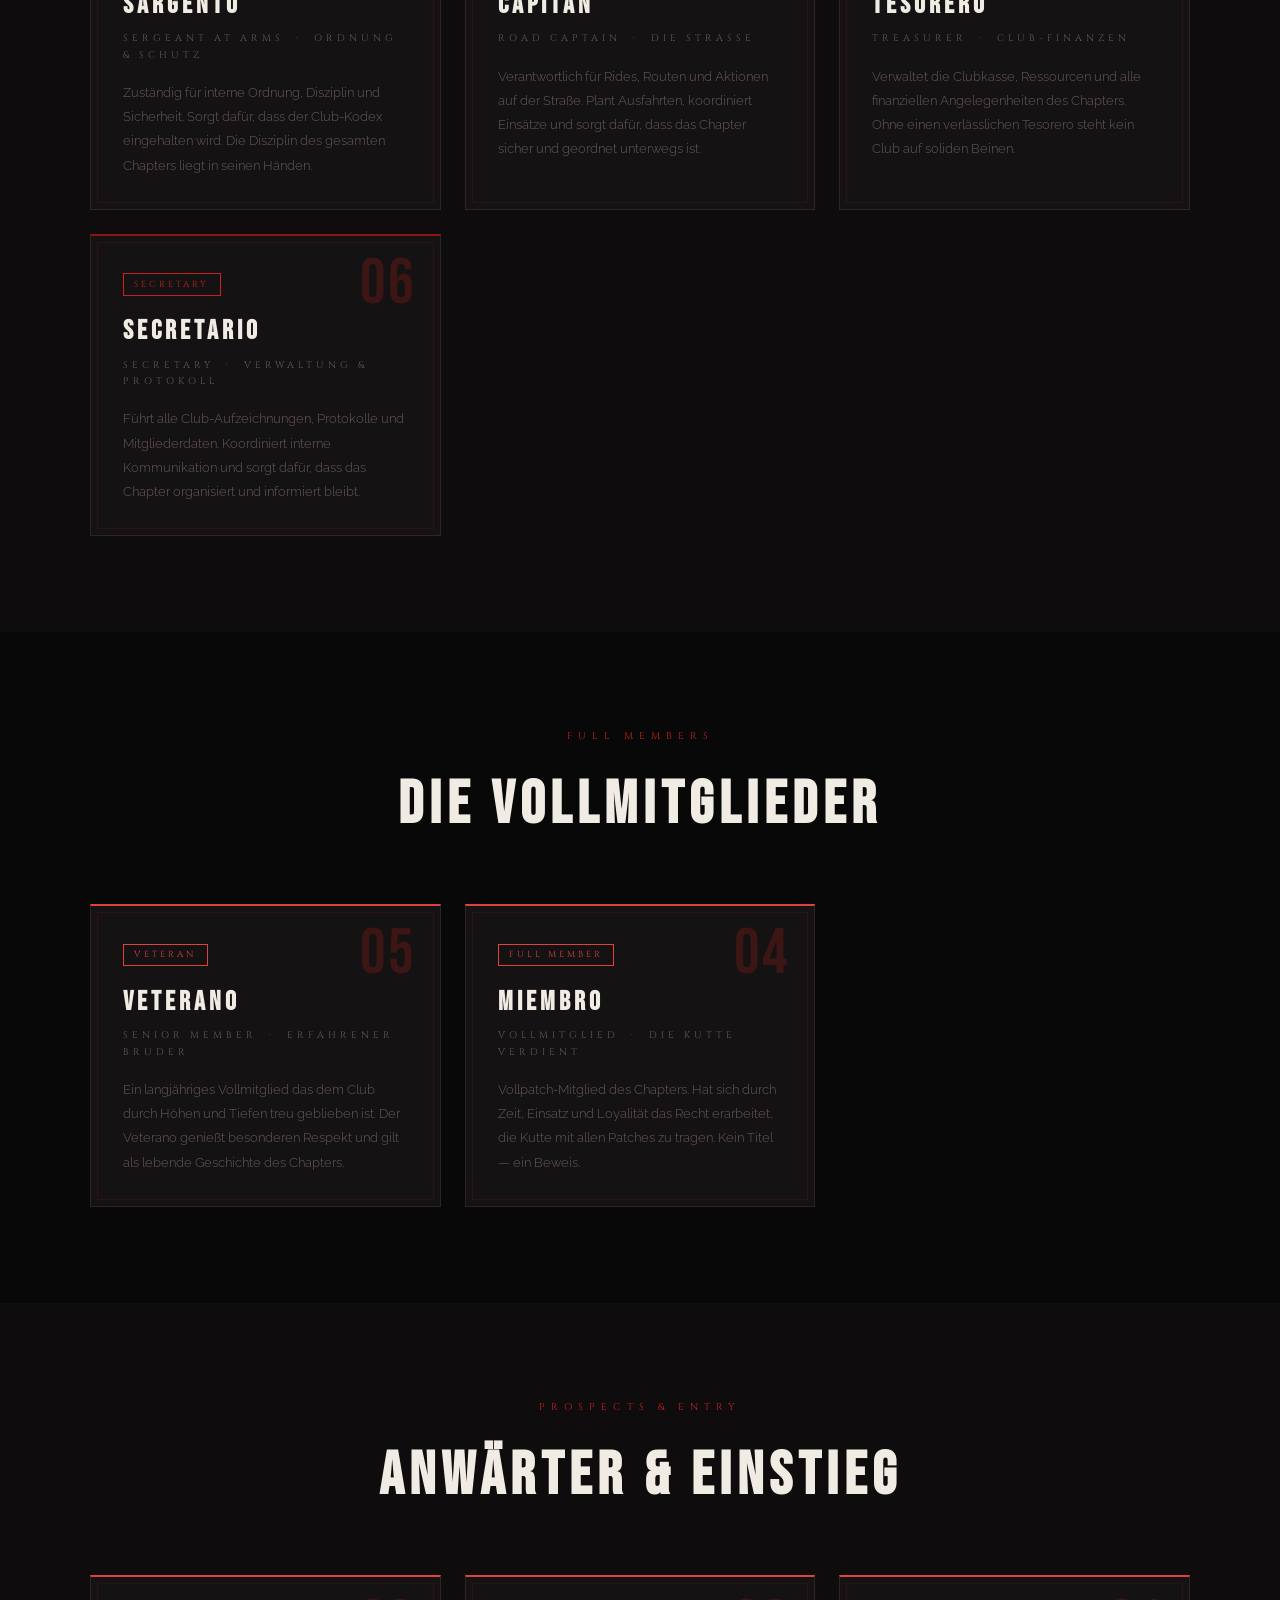
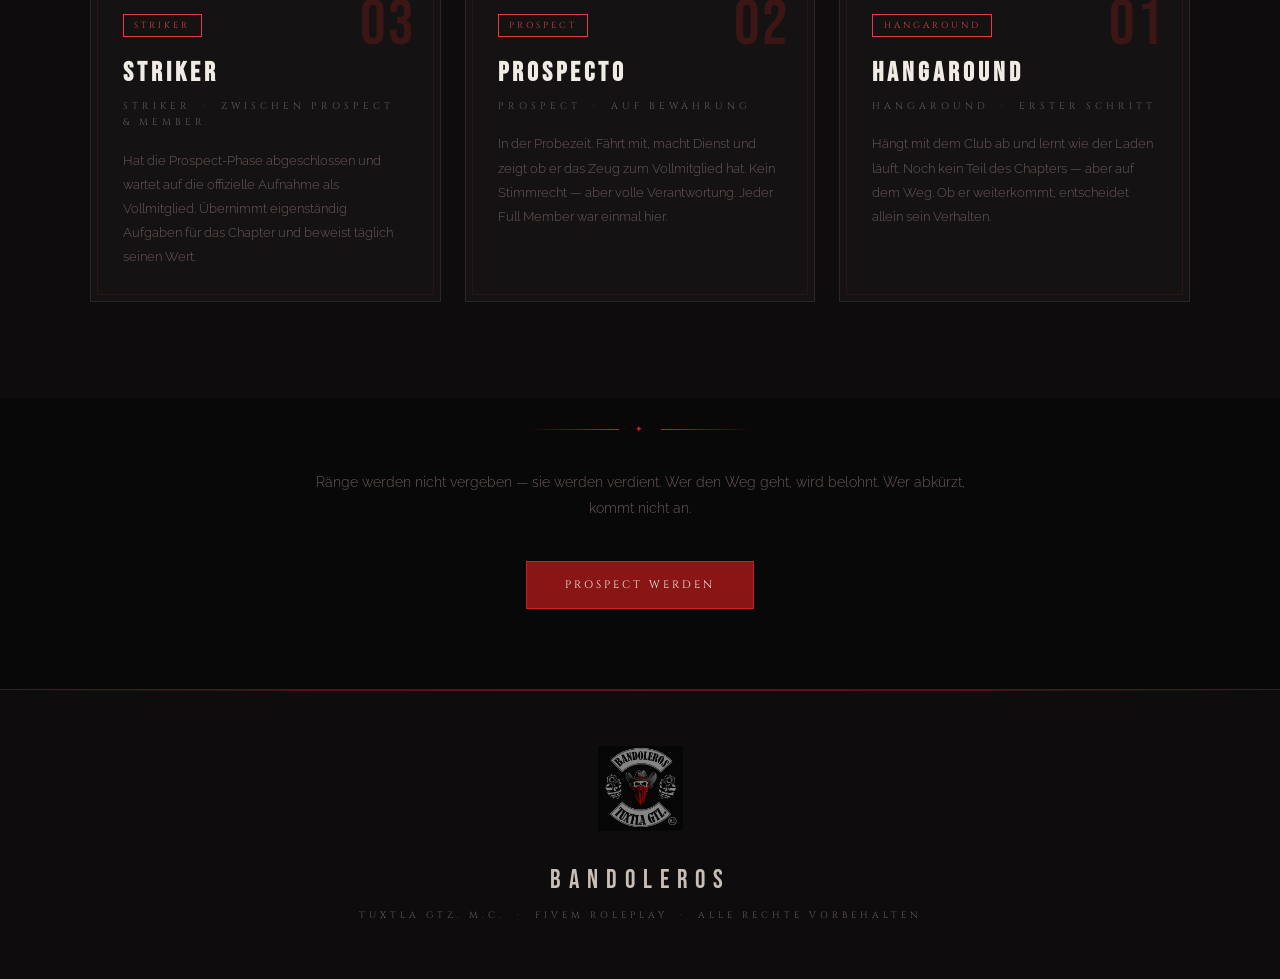
<file: mitglieder.html>
<!DOCTYPE html>
<html lang="de">
<head>
  <meta charset="UTF-8">
  <meta name="viewport" content="width=device-width, initial-scale=1.0">
  <title>Mitglieder & Ränge – Bandoleros MC</title>
  <link rel="icon" href="img/logo.png">
  <link rel="stylesheet" href="css/style.css">
</head>
<body>

  <nav class="navbar">
    <a href="index.html" class="nav-brand">
      <img src="img/logo.png" alt="Bandoleros Logo">
      <div>
        <div class="nav-brand-name">Bandoleros</div>
        <span class="nav-brand-sub">Tuxtla GTZ. &nbsp;·&nbsp; M.C.</span>
      </div>
    </a>
    <button class="nav-toggle" id="navToggle" aria-label="Menü">
      <span></span><span></span><span></span>
    </button>
    <ul class="nav-links" id="navLinks">
      <li><a href="index.html">Startseite</a></li>
      <li><a href="mitglieder.html" class="active">Ränge</a></li>
      <li><a href="geschichte.html">Geschichte</a></li>
      <li><a href="regeln.html">Regeln</a></li>
      <li><a href="bewerbung.html">Bewerbung</a></li>
      <li><a href="ueber.html">Über</a></li>
      <li><a href="fahrzeuge.html">Fahrzeuge &amp; Kleidung</a></li>
      <li><a href="https://discord.gg/HedFYRGtq3" target="_blank" rel="noopener">Discord</a></li>
    </ul>
  </nav>

  <div class="page-hero">
    <h1>Rangstruktur</h1>
    <p>Die 12 Ränge des Bandoleros M.C.</p>
    <div class="ornament" style="margin-top:1.5rem">
      <div class="ol"></div><span class="oi">✦</span><div class="or"></div>
    </div>
  </div>

  <!-- FÜHRUNG -->
  <section class="section">
    <div class="container">
      <p class="sec-eyebrow">Leadership</p>
      <h2 class="sec-title">Die Führung</h2>
      <div class="ranks-grid">

        <div class="rank-card tr">
          <div class="rank-num">12</div>
          <span class="rank-badge badge-r">President</span>
          <h3 class="rank-name">El Presidente</h3>
          <p class="rank-sub">Präsident &nbsp;·&nbsp; Höchster Rang</p>
          <p class="rank-desc">
            Die Stimme und das Gesicht des Chapters. Der Präsident trägt die
            Verantwortung für alle Entscheidungen — intern wie extern.
            Sein Wort hat Gewicht. Wer die Kutte mit Ehren trägt,
            respektiert seinen Präsidenten bedingungslos.
          </p>
          <div class="rank-members">
            <div class="rank-members-label">Aktive Mitglieder</div>
            <ul class="rank-member-list">
              <li class="dc-member">
                <img class="dc-avatar" data-avatar="917051907187548200" src="" alt="Avatar">
                <div class="dc-info">
                  <span class="dc-ingame">Tuco Rothosen</span>
                  <span class="dc-tag" data-discord="917051907187548200">...</span>
                </div>
              </li>
              <li class="dc-member">
                <img class="dc-avatar" data-avatar="1366803475954012200" src="" alt="Avatar">
                <div class="dc-info">
                  <span class="dc-ingame">Dodo Rothosen</span>
                  <span class="dc-tag" data-discord="1366803475954012200">...</span>
                </div>
              </li>
            </ul>
          </div>
        </div>

        <div class="rank-card tr">
          <div class="rank-num">11</div>
          <span class="rank-badge badge-r">Vice President</span>
          <h3 class="rank-name">Vicepresidente</h3>
          <p class="rank-sub">Vizepräsident &nbsp;·&nbsp; Rechte Hand</p>
          <p class="rank-desc">
            Engster Vertrauter des Präsidenten. Führt das Chapter
            in seiner Abwesenheit und ist in alle strategischen
            Entscheidungen eingebunden. Das Bindeglied zwischen
            Führung und Offizieren.
          </p>
          <div class="rank-members">
            <div class="rank-members-label">Aktive Mitglieder</div>
            <ul class="rank-member-list">
              <li class="dc-member">
                <img class="dc-avatar" data-avatar="1270487578763853949" src="" alt="Avatar">
                <div class="dc-info">
                  <span class="dc-ingame">Arne Geier</span>
                  <span class="dc-tag" data-discord="1270487578763853949">...</span>
                </div>
              </li>
              <li class="dc-member">
                <img class="dc-avatar" data-avatar="1113333465455263745" src="" alt="Avatar">
                <div class="dc-info">
                  <span class="dc-ingame">Nils</span>
                  <span class="dc-tag" data-discord="1113333465455263745">...</span>
                </div>
              </li>
            </ul>
          </div>
        </div>

        <div class="rank-card tr">
          <div class="rank-num">10</div>
          <span class="rank-badge badge-r">Enforcer</span>
          <h3 class="rank-name">Enforcer</h3>
          <p class="rank-sub">Vollstrecker &nbsp;·&nbsp; Schutz der Führung</p>
          <p class="rank-desc">
            Persönlicher Schutz und verlängerter Arm des Präsidenten.
            Der Enforcer setzt durch, was die Führung entscheidet —
            ohne Zögern, ohne Rückfragen. Nur die härtesten Mitglieder
            erreichen diesen Rang.
          </p>
        </div>

      </div>
    </div>
  </section>

  <!-- OFFIZIERE -->
  <section class="section alt">
    <div class="container">
      <p class="sec-eyebrow">Officers</p>
      <h2 class="sec-title">Die Offiziere</h2>
      <div class="ranks-grid">

        <div class="rank-card trd">
          <div class="rank-num">09</div>
          <span class="rank-badge badge-rd">Sergeant at Arms</span>
          <h3 class="rank-name">Sargento</h3>
          <p class="rank-sub">Sergeant at Arms &nbsp;·&nbsp; Ordnung & Schutz</p>
          <p class="rank-desc">
            Zuständig für interne Ordnung, Disziplin und Sicherheit.
            Sorgt dafür, dass der Club-Kodex eingehalten wird.
            Die Disziplin des gesamten Chapters liegt in seinen Händen.
          </p>
        </div>

        <div class="rank-card trd">
          <div class="rank-num">08</div>
          <span class="rank-badge badge-rd">Road Captain</span>
          <h3 class="rank-name">Capitán</h3>
          <p class="rank-sub">Road Captain &nbsp;·&nbsp; Die Straße</p>
          <p class="rank-desc">
            Verantwortlich für Rides, Routen und Aktionen auf der Straße.
            Plant Ausfahrten, koordiniert Einsätze und sorgt dafür,
            dass das Chapter sicher und geordnet unterwegs ist.
          </p>
        </div>

        <div class="rank-card trd">
          <div class="rank-num">07</div>
          <span class="rank-badge badge-rd">Treasurer</span>
          <h3 class="rank-name">Tesorero</h3>
          <p class="rank-sub">Treasurer &nbsp;·&nbsp; Club-Finanzen</p>
          <p class="rank-desc">
            Verwaltet die Clubkasse, Ressourcen und alle finanziellen
            Angelegenheiten des Chapters. Ohne einen verlässlichen
            Tesorero steht kein Club auf soliden Beinen.
          </p>
        </div>

        <div class="rank-card trd">
          <div class="rank-num">06</div>
          <span class="rank-badge badge-rd">Secretary</span>
          <h3 class="rank-name">Secretario</h3>
          <p class="rank-sub">Secretary &nbsp;·&nbsp; Verwaltung & Protokoll</p>
          <p class="rank-desc">
            Führt alle Club-Aufzeichnungen, Protokolle und Mitgliederdaten.
            Koordiniert interne Kommunikation und sorgt dafür,
            dass das Chapter organisiert und informiert bleibt.
          </p>
        </div>

      </div>
    </div>
  </section>

  <!-- VOLLMITGLIEDER -->
  <section class="section">
    <div class="container">
      <p class="sec-eyebrow">Full Members</p>
      <h2 class="sec-title">Die Vollmitglieder</h2>
      <div class="ranks-grid">

        <div class="rank-card tc">
          <div class="rank-num">05</div>
          <span class="rank-badge badge-c">Veteran</span>
          <h3 class="rank-name">Veterano</h3>
          <p class="rank-sub">Senior Member &nbsp;·&nbsp; Erfahrener Bruder</p>
          <p class="rank-desc">
            Ein langjähriges Vollmitglied das dem Club durch Höhen und Tiefen
            treu geblieben ist. Der Veterano genießt besonderen Respekt
            und gilt als lebende Geschichte des Chapters.
          </p>
        </div>

        <div class="rank-card tc">
          <div class="rank-num">04</div>
          <span class="rank-badge badge-c">Full Member</span>
          <h3 class="rank-name">Miembro</h3>
          <p class="rank-sub">Vollmitglied &nbsp;·&nbsp; Die Kutte verdient</p>
          <p class="rank-desc">
            Vollpatch-Mitglied des Chapters. Hat sich durch Zeit, Einsatz
            und Loyalität das Recht erarbeitet, die Kutte mit allen
            Patches zu tragen. Kein Titel — ein Beweis.
          </p>
        </div>

      </div>
    </div>
  </section>

  <!-- ANWÄRTER & ENTRY -->
  <section class="section alt">
    <div class="container">
      <p class="sec-eyebrow">Prospects & Entry</p>
      <h2 class="sec-title">Anwärter & Einstieg</h2>
      <div class="ranks-grid">

        <div class="rank-card tc">
          <div class="rank-num">03</div>
          <span class="rank-badge badge-c">Striker</span>
          <h3 class="rank-name">Striker</h3>
          <p class="rank-sub">Striker &nbsp;·&nbsp; Zwischen Prospect & Member</p>
          <p class="rank-desc">
            Hat die Prospect-Phase abgeschlossen und wartet auf die
            offizielle Aufnahme als Vollmitglied. Übernimmt eigenständig
            Aufgaben für das Chapter und beweist täglich seinen Wert.
          </p>
        </div>

        <div class="rank-card tc">
          <div class="rank-num">02</div>
          <span class="rank-badge badge-c">Prospect</span>
          <h3 class="rank-name">Prospecto</h3>
          <p class="rank-sub">Prospect &nbsp;·&nbsp; Auf Bewährung</p>
          <p class="rank-desc">
            In der Probezeit. Fährt mit, macht Dienst und zeigt ob er
            das Zeug zum Vollmitglied hat. Kein Stimmrecht —
            aber volle Verantwortung. Jeder Full Member war einmal hier.
          </p>
        </div>

        <div class="rank-card tc">
          <div class="rank-num">01</div>
          <span class="rank-badge badge-c">Hangaround</span>
          <h3 class="rank-name">Hangaround</h3>
          <p class="rank-sub">Hangaround &nbsp;·&nbsp; Erster Schritt</p>
          <p class="rank-desc">
            Hängt mit dem Club ab und lernt wie der Laden läuft.
            Noch kein Teil des Chapters — aber auf dem Weg.
            Ob er weiterkommt, entscheidet allein sein Verhalten.
          </p>
        </div>

      </div>
    </div>
  </section>

  <section class="section" style="padding-top:0; padding-bottom:5rem;">
    <div class="container" style="max-width:680px; text-align:center;">
      <div class="ornament" style="margin-bottom:2rem">
        <div class="ol"></div><span class="oi">✦</span><div class="or"></div>
      </div>
      <p style="color:var(--text-m); font-size:0.87rem; line-height:1.9; margin-bottom:2.5rem;">
        Ränge werden nicht vergeben — sie werden verdient.
        Wer den Weg geht, wird belohnt. Wer abkürzt, kommt nicht an.
      </p>
      <a href="bewerbung.html" class="btn btn-red">Prospect werden</a>
    </div>
  </section>

  <footer>
    <div class="footer-logo"><img src="img/logo.png" alt="Bandoleros"></div>
    <p class="footer-name">Bandoleros</p>
    <p class="footer-sub">Tuxtla GTZ. M.C. &nbsp;·&nbsp; FiveM Roleplay &nbsp;·&nbsp; Alle Rechte vorbehalten</p>
  </footer>

  <script>
    const t = document.getElementById('navToggle');
    const l = document.getElementById('navLinks');
    t.addEventListener('click', () => l.classList.toggle('open'));
    l.querySelectorAll('a').forEach(a => a.addEventListener('click', () => l.classList.remove('open')));

    // Discord Avatare + Namen laden
    async function loadDiscordProfiles() {
      const avatarEls  = document.querySelectorAll('[data-avatar]');
      const discordEls = document.querySelectorAll('[data-discord]');

      const ids = [...new Set([
        ...[...avatarEls].map(e => e.dataset.avatar),
        ...[...discordEls].map(e => e.dataset.discord)
      ])];

      const cache = {};
      await Promise.all(ids.map(async id => {
        try {
          const r = await fetch(`https://discord-lookup-api.vercel.app/v1/users/${id}`);
          if (r.ok) cache[id] = await r.json();
        } catch {}
      }));

      avatarEls.forEach(el => {
        const id = el.dataset.avatar;
        const d  = cache[id];
        if (d && d.avatar && d.avatar.link) {
          el.src = d.avatar.link;
        } else {
          el.src = `https://dcdn.dstn.to/avatars/${id}`;
        }
        el.onerror = () => { el.src = 'img/logo.png'; };
      });

      discordEls.forEach(el => {
        const d = cache[el.dataset.discord];
        if (d) el.textContent = d.global_name || d.username || '';
        else el.textContent = '';
      });
    }

    loadDiscordProfiles();
  </script>
</body>
</html>
</file>
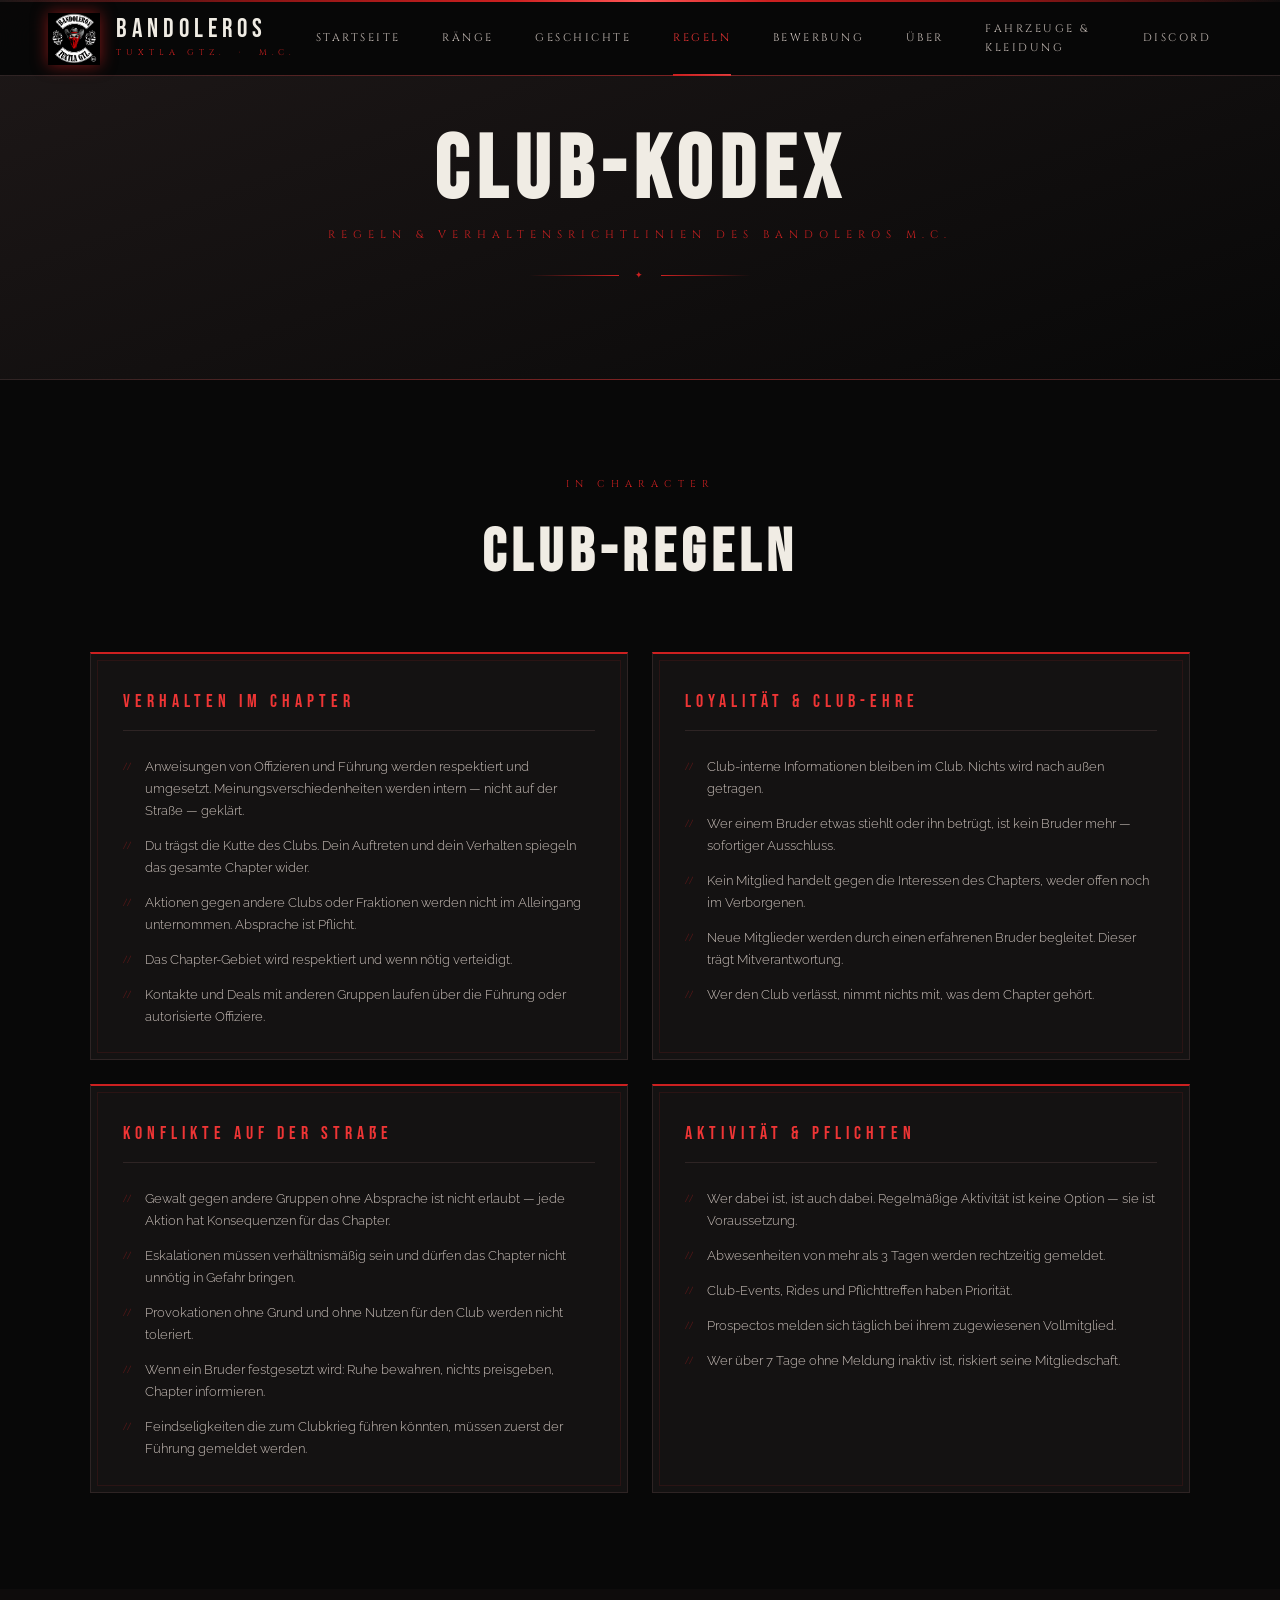
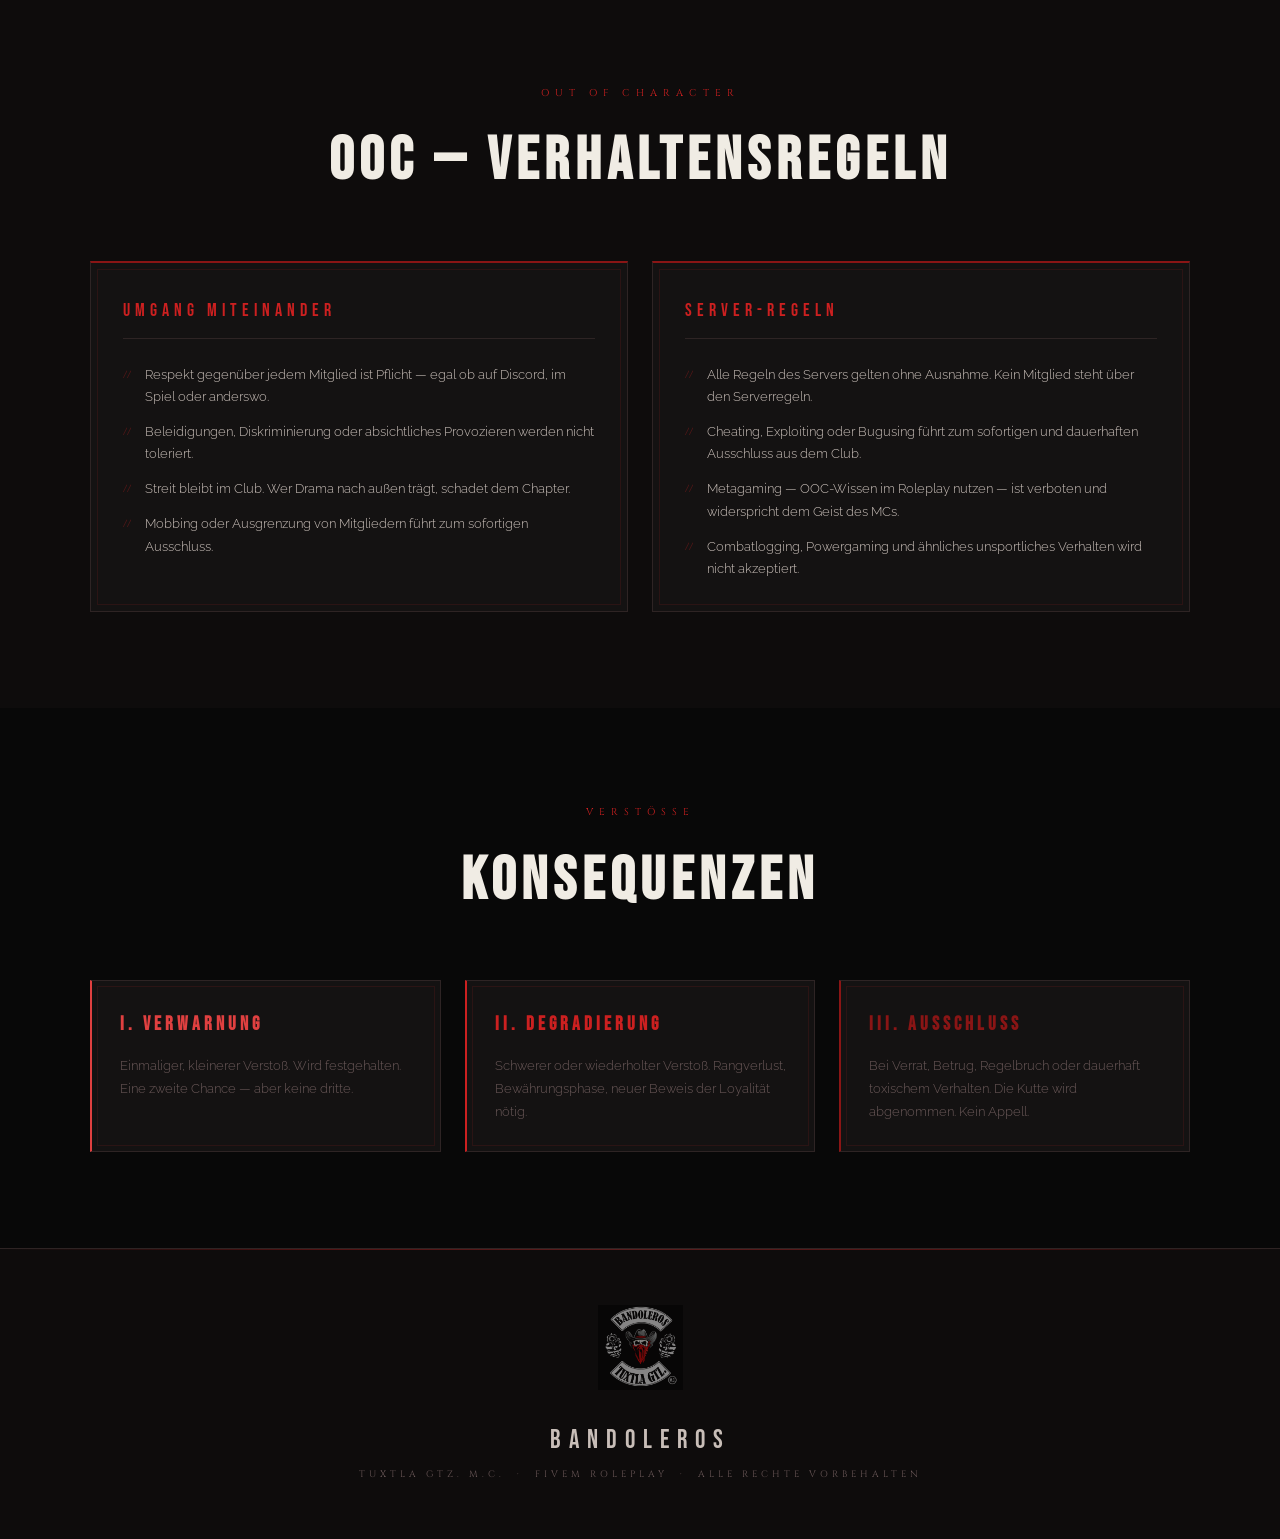
<file: regeln.html>
<!DOCTYPE html>
<html lang="de">
<head>
  <meta charset="UTF-8">
  <meta name="viewport" content="width=device-width, initial-scale=1.0">
  <title>Regeln – Bandoleros MC</title>
  <link rel="icon" href="img/logo.png">
  <link rel="stylesheet" href="css/style.css">
</head>
<body>

  <nav class="navbar">
    <a href="index.html" class="nav-brand">
      <img src="img/logo.png" alt="Bandoleros Logo">
      <div>
        <div class="nav-brand-name">Bandoleros</div>
        <span class="nav-brand-sub">Tuxtla GTZ. &nbsp;·&nbsp; M.C.</span>
      </div>
    </a>
    <button class="nav-toggle" id="navToggle" aria-label="Menü">
      <span></span><span></span><span></span>
    </button>
    <ul class="nav-links" id="navLinks">
      <li><a href="index.html">Startseite</a></li>
      <li><a href="mitglieder.html">Ränge</a></li>
      <li><a href="geschichte.html">Geschichte</a></li>
      <li><a href="regeln.html" class="active">Regeln</a></li>
      <li><a href="bewerbung.html">Bewerbung</a></li>
      <li><a href="ueber.html">Über</a></li>
      <li><a href="fahrzeuge.html">Fahrzeuge &amp; Kleidung</a></li>
      <li><a href="https://discord.gg/HedFYRGtq3" target="_blank" rel="noopener">Discord</a></li>
    </ul>
  </nav>

  <div class="page-hero">
    <h1>Club-Kodex</h1>
    <p>Regeln & Verhaltensrichtlinien des Bandoleros M.C.</p>
    <div class="ornament" style="margin-top:1.5rem">
      <div class="ol"></div><span class="oi">✦</span><div class="or"></div>
    </div>
  </div>

  <!-- IC REGELN -->
  <section class="section">
    <div class="container">
      <p class="sec-eyebrow">In Character</p>
      <h2 class="sec-title">Club-Regeln</h2>
      <div class="rules-grid">

        <div class="rule-block">
          <div class="rule-block-title">Verhalten im Chapter</div>
          <ul class="rule-list">
            <li>Anweisungen von Offizieren und Führung werden respektiert und umgesetzt. Meinungsverschiedenheiten werden intern — nicht auf der Straße — geklärt.</li>
            <li>Du trägst die Kutte des Clubs. Dein Auftreten und dein Verhalten spiegeln das gesamte Chapter wider.</li>
            <li>Aktionen gegen andere Clubs oder Fraktionen werden nicht im Alleingang unternommen. Absprache ist Pflicht.</li>
            <li>Das Chapter-Gebiet wird respektiert und wenn nötig verteidigt.</li>
            <li>Kontakte und Deals mit anderen Gruppen laufen über die Führung oder autorisierte Offiziere.</li>
          </ul>
        </div>

        <div class="rule-block">
          <div class="rule-block-title">Loyalität & Club-Ehre</div>
          <ul class="rule-list">
            <li>Club-interne Informationen bleiben im Club. Nichts wird nach außen getragen.</li>
            <li>Wer einem Bruder etwas stiehlt oder ihn betrügt, ist kein Bruder mehr — sofortiger Ausschluss.</li>
            <li>Kein Mitglied handelt gegen die Interessen des Chapters, weder offen noch im Verborgenen.</li>
            <li>Neue Mitglieder werden durch einen erfahrenen Bruder begleitet. Dieser trägt Mitverantwortung.</li>
            <li>Wer den Club verlässt, nimmt nichts mit, was dem Chapter gehört.</li>
          </ul>
        </div>

        <div class="rule-block">
          <div class="rule-block-title">Konflikte auf der Straße</div>
          <ul class="rule-list">
            <li>Gewalt gegen andere Gruppen ohne Absprache ist nicht erlaubt — jede Aktion hat Konsequenzen für das Chapter.</li>
            <li>Eskalationen müssen verhältnismäßig sein und dürfen das Chapter nicht unnötig in Gefahr bringen.</li>
            <li>Provokationen ohne Grund und ohne Nutzen für den Club werden nicht toleriert.</li>
            <li>Wenn ein Bruder festgesetzt wird: Ruhe bewahren, nichts preisgeben, Chapter informieren.</li>
            <li>Feindseligkeiten die zum Clubkrieg führen könnten, müssen zuerst der Führung gemeldet werden.</li>
          </ul>
        </div>

        <div class="rule-block">
          <div class="rule-block-title">Aktivität & Pflichten</div>
          <ul class="rule-list">
            <li>Wer dabei ist, ist auch dabei. Regelmäßige Aktivität ist keine Option — sie ist Voraussetzung.</li>
            <li>Abwesenheiten von mehr als 3 Tagen werden rechtzeitig gemeldet.</li>
            <li>Club-Events, Rides und Pflichttreffen haben Priorität.</li>
            <li>Prospectos melden sich täglich bei ihrem zugewiesenen Vollmitglied.</li>
            <li>Wer über 7 Tage ohne Meldung inaktiv ist, riskiert seine Mitgliedschaft.</li>
          </ul>
        </div>

      </div>
    </div>
  </section>

  <!-- OOC REGELN -->
  <section class="section alt">
    <div class="container">
      <p class="sec-eyebrow">Out of Character</p>
      <h2 class="sec-title">OOC — Verhaltensregeln</h2>
      <div class="rules-grid">

        <div class="rule-block dim">
          <div class="rule-block-title">Umgang miteinander</div>
          <ul class="rule-list">
            <li>Respekt gegenüber jedem Mitglied ist Pflicht — egal ob auf Discord, im Spiel oder anderswo.</li>
            <li>Beleidigungen, Diskriminierung oder absichtliches Provozieren werden nicht toleriert.</li>
            <li>Streit bleibt im Club. Wer Drama nach außen trägt, schadet dem Chapter.</li>
            <li>Mobbing oder Ausgrenzung von Mitgliedern führt zum sofortigen Ausschluss.</li>
          </ul>
        </div>

        <div class="rule-block dim">
          <div class="rule-block-title">Server-Regeln</div>
          <ul class="rule-list">
            <li>Alle Regeln des Servers gelten ohne Ausnahme. Kein Mitglied steht über den Serverregeln.</li>
            <li>Cheating, Exploiting oder Bugusing führt zum sofortigen und dauerhaften Ausschluss aus dem Club.</li>
            <li>Metagaming — OOC-Wissen im Roleplay nutzen — ist verboten und widerspricht dem Geist des MCs.</li>
            <li>Combatlogging, Powergaming und ähnliches unsportliches Verhalten wird nicht akzeptiert.</li>
          </ul>
        </div>

      </div>
    </div>
  </section>

  <!-- KONSEQUENZEN -->
  <section class="section">
    <div class="container">
      <p class="sec-eyebrow">Verstöße</p>
      <h2 class="sec-title">Konsequenzen</h2>
      <div class="konseq-grid">
        <div class="konseq-card" style="border-left:2px solid var(--chrome)">
          <h3 style="color:var(--chrome)">I. Verwarnung</h3>
          <p>Einmaliger, kleinerer Verstoß. Wird festgehalten. Eine zweite Chance — aber keine dritte.</p>
        </div>
        <div class="konseq-card" style="border-left:2px solid var(--red)">
          <h3 style="color:var(--red)">II. Degradierung</h3>
          <p>Schwerer oder wiederholter Verstoß. Rangverlust, Bewährungsphase, neuer Beweis der Loyalität nötig.</p>
        </div>
        <div class="konseq-card" style="border-left:2px solid var(--red-dk)">
          <h3 style="color:var(--red-dk)">III. Ausschluss</h3>
          <p>Bei Verrat, Betrug, Regelbruch oder dauerhaft toxischem Verhalten. Die Kutte wird abgenommen. Kein Appell.</p>
        </div>
      </div>
    </div>
  </section>

  <footer>
    <div class="footer-logo"><img src="img/logo.png" alt="Bandoleros"></div>
    <p class="footer-name">Bandoleros</p>
    <p class="footer-sub">Tuxtla GTZ. M.C. &nbsp;·&nbsp; FiveM Roleplay &nbsp;·&nbsp; Alle Rechte vorbehalten</p>
  </footer>

  <script>
    const t = document.getElementById('navToggle');
    const l = document.getElementById('navLinks');
    t.addEventListener('click', () => l.classList.toggle('open'));
    l.querySelectorAll('a').forEach(a => a.addEventListener('click', () => l.classList.remove('open')));
  </script>
</body>
</html>
</file>
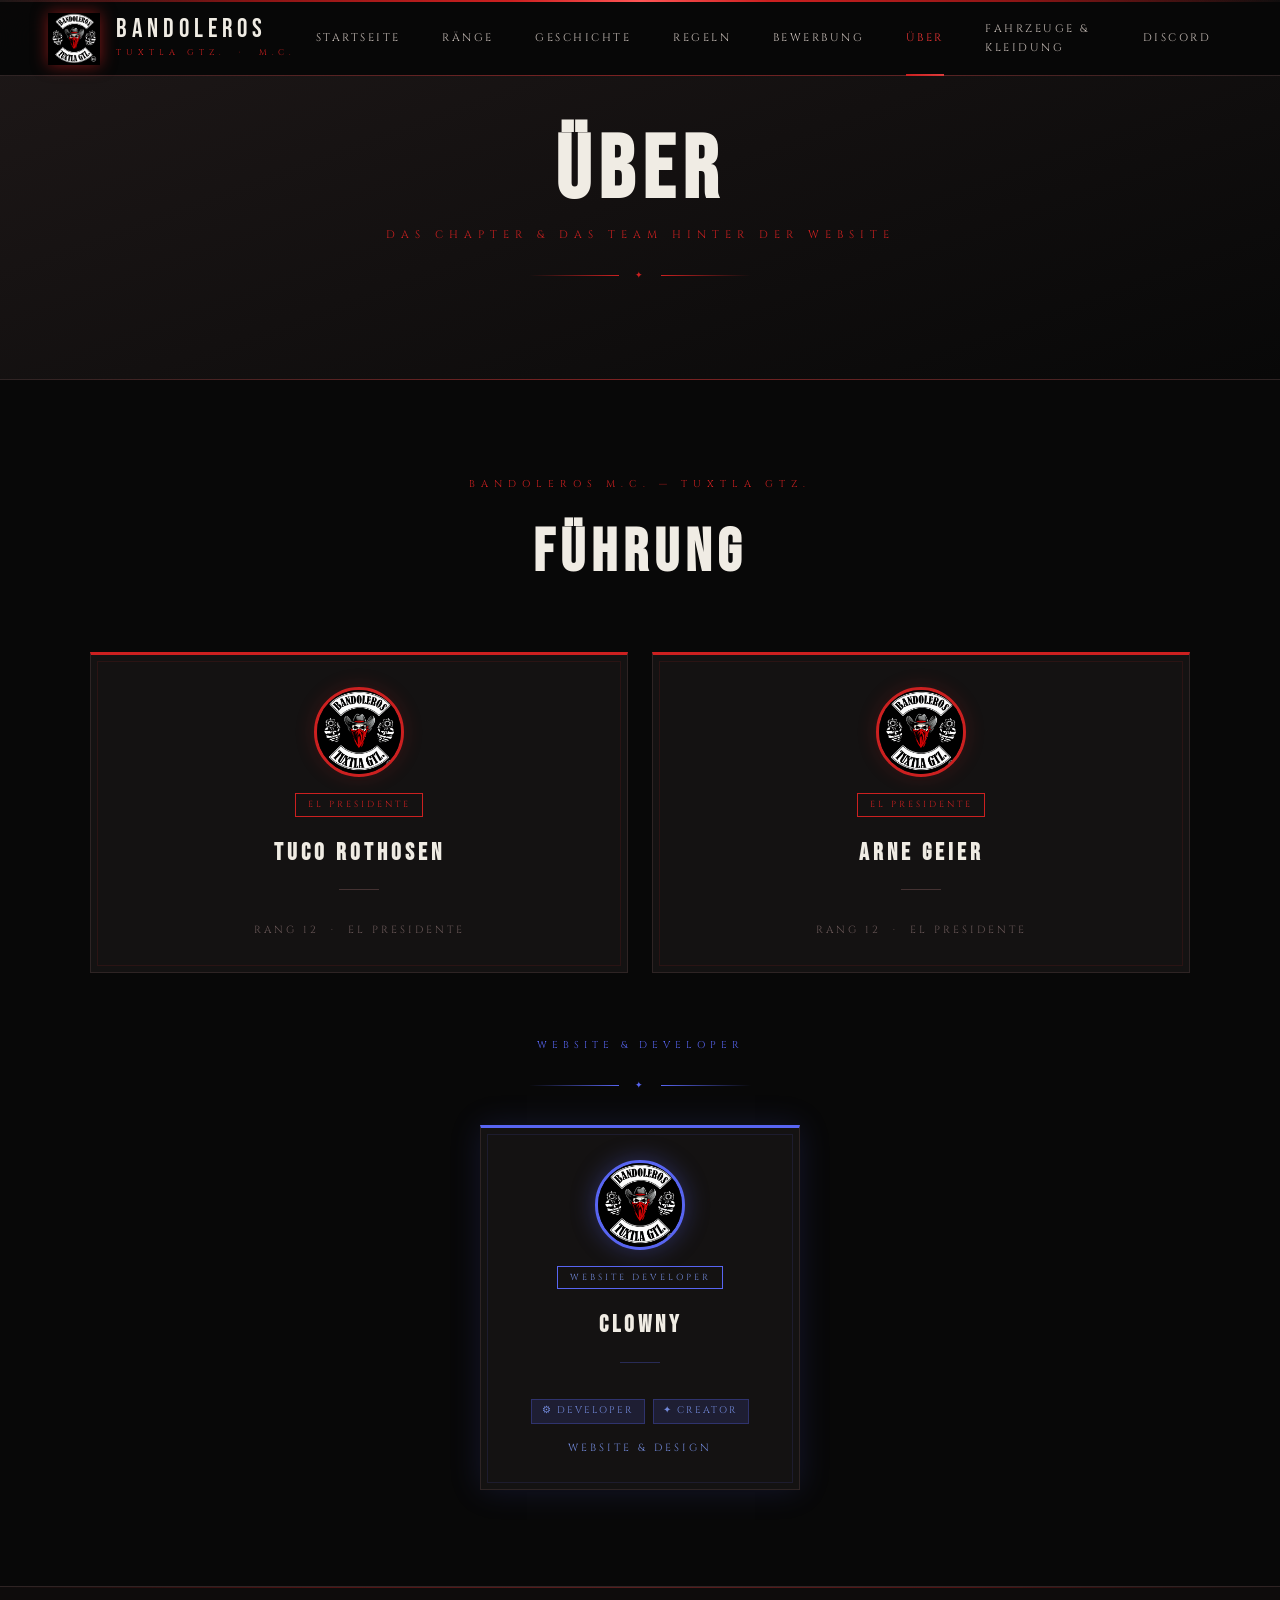
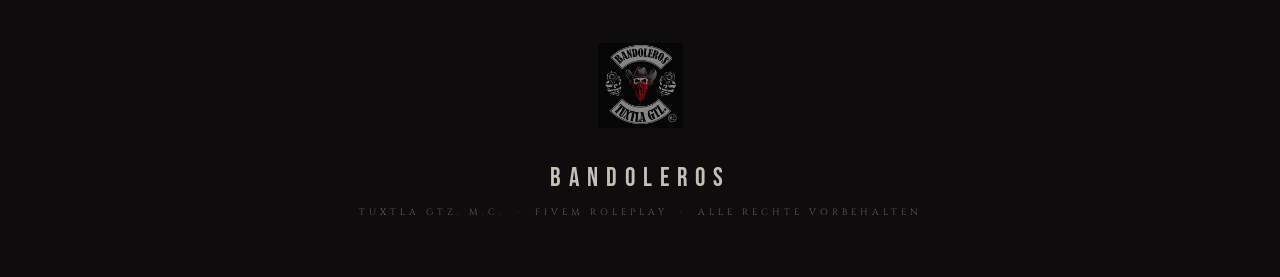
<file: ueber.html>
<!DOCTYPE html>
<html lang="de">
<head>
  <meta charset="UTF-8">
  <meta name="viewport" content="width=device-width, initial-scale=1.0">
  <title>Über – Bandoleros MC</title>
  <link rel="icon" href="img/logo.png">
  <link rel="stylesheet" href="css/style.css">
  <style>
    /* ── ÜBER PAGE ─────────────────────────────────── */
    .ub-banner {
      display: grid;
      grid-template-columns: repeat(auto-fit, minmax(260px, 1fr));
      gap: 1.5rem;
      margin-top: 3rem;
    }

    /* Standard member card */
    .ub-card {
      background: var(--bg-2);
      border: 1px solid var(--border-m);
      border-top: 3px solid var(--red);
      padding: 2rem;
      position: relative;
      display: flex;
      flex-direction: column;
      align-items: center;
      text-align: center;
      gap: 1rem;
      transition: transform 0.3s;
    }

    .ub-card::after {
      content: '';
      position: absolute;
      inset: 6px;
      border: 1px solid var(--red-d);
      pointer-events: none;
    }

    .ub-card:hover { transform: translateY(-5px); }

    /* Developer card — blue */
    .ub-card.dev {
      border-top-color: #5865F2;
      box-shadow: 0 0 30px rgba(88,101,242,0.15);
    }

    .ub-card.dev::after {
      border-color: rgba(88,101,242,0.12);
    }

    .ub-card.dev:hover {
      box-shadow: 0 0 50px rgba(88,101,242,0.25);
    }

    .ub-avatar {
      width: 90px;
      height: 90px;
      border-radius: 50%;
      object-fit: cover;
      border: 3px solid var(--red);
      background: var(--bg-3);
      box-shadow: 0 0 20px rgba(204,32,32,0.2);
    }

    .ub-card.dev .ub-avatar {
      border-color: #5865F2;
      box-shadow: 0 0 25px rgba(88,101,242,0.35);
    }

    .ub-badge {
      font-family: 'Cinzel', serif;
      font-size: 0.55rem;
      letter-spacing: 3px;
      padding: 0.2rem 0.7rem;
      border: 1px solid var(--red);
      color: var(--red);
      text-transform: uppercase;
    }

    .ub-card.dev .ub-badge {
      border-color: #5865F2;
      color: #7289DA;
    }

    .ub-name {
      font-family: 'Bebas Neue', sans-serif;
      font-size: 1.5rem;
      letter-spacing: 4px;
      color: var(--text);
      margin: 0;
    }

    .ub-discord-tag {
      font-size: 0.72rem;
      color: var(--text-m);
      letter-spacing: 1px;
    }

    .ub-rank {
      font-family: 'Cinzel', serif;
      font-size: 0.65rem;
      letter-spacing: 3px;
      color: var(--text-m);
      text-transform: uppercase;
    }

    .ub-card.dev .ub-rank {
      color: #7289DA;
    }

    /* Developer badges row */
    .dev-badges {
      display: flex;
      gap: 0.5rem;
      flex-wrap: wrap;
      justify-content: center;
      margin-top: 0.25rem;
    }

    .dev-pill {
      background: rgba(88,101,242,0.15);
      border: 1px solid rgba(88,101,242,0.3);
      color: #7289DA;
      font-size: 0.6rem;
      font-family: 'Cinzel', serif;
      letter-spacing: 2px;
      padding: 0.2rem 0.6rem;
      text-transform: uppercase;
    }

    .ub-divider {
      width: 40px;
      height: 1px;
      background: var(--border-b);
      margin: 0 auto;
    }

    .ub-card.dev .ub-divider {
      background: rgba(88,101,242,0.3);
    }

    /* Section label */
    .ub-section-label {
      font-family: 'Cinzel', serif;
      font-size: 0.62rem;
      letter-spacing: 5px;
      color: var(--text-m);
      text-transform: uppercase;
      text-align: center;
      margin: 3rem 0 1rem;
    }

    .ub-section-label.blue { color: #5865F2; }
  </style>
</head>
<body>

  <nav class="navbar">
    <a href="index.html" class="nav-brand">
      <img src="img/logo.png" alt="Bandoleros Logo">
      <div>
        <div class="nav-brand-name">Bandoleros</div>
        <span class="nav-brand-sub">Tuxtla GTZ. &nbsp;·&nbsp; M.C.</span>
      </div>
    </a>
    <button class="nav-toggle" id="navToggle" aria-label="Menü">
      <span></span><span></span><span></span>
    </button>
    <ul class="nav-links" id="navLinks">
      <li><a href="index.html">Startseite</a></li>
      <li><a href="mitglieder.html">Ränge</a></li>
      <li><a href="geschichte.html">Geschichte</a></li>
      <li><a href="regeln.html">Regeln</a></li>
      <li><a href="bewerbung.html">Bewerbung</a></li>
      <li><a href="ueber.html" class="active">Über</a></li>
      <li><a href="fahrzeuge.html">Fahrzeuge &amp; Kleidung</a></li>
      <li><a href="https://discord.gg/HedFYRGtq3" target="_blank" rel="noopener">Discord</a></li>
    </ul>
  </nav>

  <div class="page-hero">
    <h1>Über</h1>
    <p>Das Chapter &amp; das Team hinter der Website</p>
    <div class="ornament" style="margin-top:1.5rem">
      <div class="ol"></div><span class="oi">✦</span><div class="or"></div>
    </div>
  </div>

  <section class="section">
    <div class="container">

      <!-- MITGLIEDER -->
      <p class="sec-eyebrow">Bandoleros M.C. — Tuxtla GTZ.</p>
      <h2 class="sec-title">Führung</h2>

      <div class="ub-banner">

        <div class="ub-card">
          <img class="ub-avatar" data-avatar="917051907187548200" src="" alt="Tuco">
          <span class="ub-badge">El Presidente</span>
          <h3 class="ub-name">Tuco Rothosen</h3>
          <div class="ub-divider"></div>
          <p class="ub-discord-tag" data-discord="917051907187548200">...</p>
          <p class="ub-rank">Rang 12 &nbsp;·&nbsp; El Presidente</p>
        </div>

        <div class="ub-card">
          <img class="ub-avatar" data-avatar="1270487578763853949" src="" alt="Arne">
          <span class="ub-badge">El Presidente</span>
          <h3 class="ub-name">Arne Geier</h3>
          <div class="ub-divider"></div>
          <p class="ub-discord-tag" data-discord="1270487578763853949">...</p>
          <p class="ub-rank">Rang 12 &nbsp;·&nbsp; El Presidente</p>
        </div>

      </div>

      <!-- DEVELOPER KARTE -->
      <p class="ub-section-label blue" style="margin-top:4rem">Website &amp; Developer</p>
      <div class="ornament" style="margin-bottom:0">
        <div class="ol" style="background:linear-gradient(to right,transparent,#5865F2)"></div>
        <span class="oi" style="color:#5865F2">✦</span>
        <div class="or" style="background:linear-gradient(to left,transparent,#5865F2)"></div>
      </div>

      <div style="display:flex; justify-content:center; margin-top:2rem;">
        <div class="ub-card dev" style="max-width:320px; width:100%;">
          <img class="ub-avatar" data-avatar="1113333465455263745" src="" alt="Nils">
          <span class="ub-badge">Website Developer</span>
          <h3 class="ub-name">Clowny</h3>
          <div class="ub-divider"></div>
          <p class="ub-discord-tag" data-discord="1113333465455263745">...</p>
          <div class="dev-badges">
            <span class="dev-pill">⚙ Developer</span>
            <span class="dev-pill">✦ Creator</span>
          </div>
          <p class="ub-rank">Website &amp; Design</p>
        </div>
      </div>

    </div>
  </section>

  <footer>
    <div class="footer-logo"><img src="img/logo.png" alt="Bandoleros"></div>
    <p class="footer-name">Bandoleros</p>
    <p class="footer-sub">Tuxtla GTZ. M.C. &nbsp;·&nbsp; FiveM Roleplay &nbsp;·&nbsp; Alle Rechte vorbehalten</p>
  </footer>

  <script>
    const t = document.getElementById('navToggle');
    const l = document.getElementById('navLinks');
    t.addEventListener('click', () => l.classList.toggle('open'));
    l.querySelectorAll('a').forEach(a => a.addEventListener('click', () => l.classList.remove('open')));

    async function loadDiscordProfiles() {
      const avatarEls  = document.querySelectorAll('[data-avatar]');
      const discordEls = document.querySelectorAll('[data-discord]');

      // Alle eindeutigen IDs sammeln
      const ids = [...new Set([
        ...[...avatarEls].map(e => e.dataset.avatar),
        ...[...discordEls].map(e => e.dataset.discord)
      ])];

      // Jeden User von der API laden
      const cache = {};
      await Promise.all(ids.map(async id => {
        try {
          const r = await fetch(`https://discord-lookup-api.vercel.app/v1/users/${id}`);
          if (r.ok) cache[id] = await r.json();
        } catch {}
      }));

      // Avatare setzen
      avatarEls.forEach(el => {
        const id = el.dataset.avatar;
        const d  = cache[id];
        if (d && d.avatar && d.avatar.link) {
          el.src = d.avatar.link;
        } else {
          // Fallback: dcdn.dstn.to braucht nur die User-ID
          el.src = `https://dcdn.dstn.to/avatars/${id}`;
        }
        el.onerror = () => { el.src = 'img/logo.png'; };
      });

      // Discord-Namen setzen
      discordEls.forEach(el => {
        const d = cache[el.dataset.discord];
        if (d) el.textContent = d.global_name || d.username || '';
        else el.textContent = '';
      });
    }

    loadDiscordProfiles();
  </script>
</body>
</html>
</file>
<file: css/style.css>
@import url('https://fonts.googleapis.com/css2?family=Bebas+Neue&family=Cinzel:wght@400;600;700;900&family=Cinzel+Decorative:wght@700&family=Raleway:ital,wght@0,300;0,400;0,600;1,300&display=swap');

:root {
  --bg-0: #080808;
  --bg-1: #0e0c0c;
  --bg-2: #141212;
  --bg-3: #1e1818;
  --bg-4: #261e1e;
  --red:    #cc2020;
  --red-b:  #ee3535;
  --red-dk: #8a1515;
  --red-d:  rgba(204,32,32,0.12);
  --chrome:   #e04040;
  --chrome-b: #ff5555;
  --text:   #f0ece4;
  --text-2: #c8beb8;
  --text-m: #6a5858;
  --border:   #1c1616;
  --border-m: #2e2424;
  --border-b: #443232;
}

*, *::before, *::after { margin: 0; padding: 0; box-sizing: border-box; }
html { scroll-behavior: smooth; }

body {
  background: var(--bg-0);
  color: var(--text);
  font-family: 'Raleway', sans-serif;
  font-weight: 300;
  line-height: 1.7;
}

body::before {
  content: '';
  position: fixed;
  top: 0; left: 0; right: 0;
  height: 2px;
  background: linear-gradient(90deg, transparent 0%, var(--red-dk) 20%, var(--red) 40%, var(--chrome-b) 50%, var(--red) 60%, var(--red-dk) 80%, transparent 100%);
  z-index: 9999;
}

/* ─── NAVBAR ─────────────────────────────────────── */
.navbar {
  position: fixed;
  top: 2px; left: 0; right: 0;
  height: 74px;
  background: rgba(8,8,8,0.97);
  border-bottom: 1px solid var(--border-m);
  backdrop-filter: blur(16px);
  z-index: 1000;
  display: flex;
  align-items: center;
  padding: 0 3rem;
}

.navbar::after {
  content: '';
  position: absolute;
  bottom: -1px; left: 0; right: 0;
  height: 1px;
  background: linear-gradient(90deg, transparent, var(--red), transparent);
  opacity: 0.5;
}

.nav-brand {
  display: flex;
  align-items: center;
  gap: 1rem;
  text-decoration: none;
  flex-shrink: 0;
}

.nav-brand img {
  height: 52px;
  width: 52px;
  object-fit: contain;
  filter: drop-shadow(0 0 8px rgba(204,32,32,0.6));
}

.nav-brand-name {
  font-family: 'Bebas Neue', sans-serif;
  font-size: 1.6rem;
  letter-spacing: 5px;
  color: var(--text);
  line-height: 1;
}

.nav-brand-sub {
  display: block;
  font-family: 'Cinzel', serif;
  font-size: 0.52rem;
  letter-spacing: 5px;
  color: var(--red);
  text-transform: uppercase;
  margin-top: 3px;
}

.nav-links {
  display: flex;
  list-style: none;
  margin-left: auto;
}

.nav-links a {
  display: flex;
  align-items: center;
  height: 74px;
  padding: 0 1.3rem;
  color: var(--text-2);
  text-decoration: none;
  font-family: 'Cinzel', serif;
  font-size: 0.68rem;
  letter-spacing: 2.5px;
  text-transform: uppercase;
  transition: color 0.25s;
  position: relative;
}

.nav-links a::after {
  content: '';
  position: absolute;
  bottom: 0; left: 1.3rem; right: 1.3rem;
  height: 2px;
  background: linear-gradient(90deg, var(--red), var(--chrome));
  transform: scaleX(0);
  transition: transform 0.25s;
}

.nav-links a:hover,
.nav-links a.active { color: var(--red-b); }

.nav-links a:hover::after,
.nav-links a.active::after { transform: scaleX(1); }

.nav-toggle {
  display: none;
  flex-direction: column;
  gap: 5px;
  cursor: pointer;
  margin-left: auto;
  background: none;
  border: none;
  padding: 4px;
}
.nav-toggle span { display: block; width: 26px; height: 2px; background: var(--text); }

/* ─── HERO ───────────────────────────────────────── */
.hero {
  min-height: 100vh;
  padding-top: 76px;
  display: flex;
  align-items: center;
  justify-content: center;
  text-align: center;
  position: relative;
  overflow: hidden;
  background: var(--bg-0);
}

.hero::before {
  content: '';
  position: absolute;
  inset: 0;
  background:
    radial-gradient(ellipse 80% 60% at 50% 40%, rgba(26,16,16,0.97) 0%, rgba(8,8,8,0) 70%),
    radial-gradient(ellipse 50% 80% at 50% 100%, rgba(204,32,32,0.04) 0%, transparent 60%);
  pointer-events: none;
}

.hero-bg-lines {
  position: absolute;
  inset: 0;
  background-image:
    repeating-linear-gradient(0deg, transparent, transparent 60px, rgba(204,32,32,0.015) 60px, rgba(204,32,32,0.015) 61px),
    repeating-linear-gradient(90deg, transparent, transparent 60px, rgba(204,32,32,0.015) 60px, rgba(204,32,32,0.015) 61px);
  pointer-events: none;
}

.hero-inner {
  position: relative;
  z-index: 1;
  padding: 4rem 2rem;
}

.hero-patch {
  width: 300px;
  height: 300px;
  border-radius: 50%;
  border: 3px solid var(--red);
  box-shadow:
    0 0 0 6px #080808,
    0 0 0 9px rgba(204,32,32,0.35),
    0 0 80px rgba(204,32,32,0.25);
  display: flex;
  align-items: center;
  justify-content: center;
  margin: 0 auto 2.5rem;
  overflow: hidden;
  animation: patchPulse 5s ease-in-out infinite alternate;
}

@keyframes patchPulse {
  from { box-shadow: 0 0 0 6px #080808, 0 0 0 9px rgba(204,32,32,0.22), 0 0 50px rgba(204,32,32,0.14); }
  to   { box-shadow: 0 0 0 6px #080808, 0 0 0 9px rgba(204,32,32,0.45), 0 0 110px rgba(204,32,32,0.32); }
}

.hero-patch img {
  width: 100%;
  height: 100%;
  object-fit: cover;
  animation: logoFloat 7s ease-in-out infinite;
}

@keyframes logoFloat {
  0%, 100% { transform: translateY(0); }
  50%       { transform: translateY(-8px); }
}

.hero-chapter {
  font-family: 'Cinzel', serif;
  font-size: 0.68rem;
  letter-spacing: 8px;
  color: var(--red);
  text-transform: uppercase;
  margin-bottom: 0.4rem;
}

.hero-title {
  font-family: 'Bebas Neue', sans-serif;
  font-size: clamp(4.5rem, 13vw, 9rem);
  letter-spacing: 10px;
  color: var(--text);
  line-height: 0.9;
  margin-bottom: 0.5rem;
}

.hero-sub {
  font-family: 'Cinzel', serif;
  font-size: clamp(0.75rem, 2vw, 1rem);
  letter-spacing: 10px;
  color: var(--chrome);
  text-transform: uppercase;
  margin-bottom: 2rem;
}

.ornament {
  display: flex;
  align-items: center;
  gap: 1rem;
  justify-content: center;
  margin: 1.5rem 0;
}
.ol { width: 90px; height: 1px; background: linear-gradient(to right, transparent, var(--red)); }
.or { width: 90px; height: 1px; background: linear-gradient(to left,  transparent, var(--red)); }
.oi { color: var(--red); font-size: 0.55rem; font-family: 'Cinzel',serif; letter-spacing: 2px; }

.hero-tagline {
  font-size: 1rem;
  color: var(--text-2);
  max-width: 520px;
  margin: 0 auto 2.5rem;
  line-height: 2;
  font-style: italic;
}

/* ─── BUTTONS ────────────────────────────────────── */
.btn-group { display: flex; gap: 1rem; justify-content: center; flex-wrap: wrap; }

.btn {
  padding: 0.85rem 2.4rem;
  font-family: 'Cinzel', serif;
  font-size: 0.68rem;
  letter-spacing: 3px;
  text-transform: uppercase;
  text-decoration: none;
  border: 1px solid;
  cursor: pointer;
  transition: all 0.25s;
  display: inline-block;
}

.btn-red  { border-color: var(--red); color: var(--text); background: var(--red-dk); }
.btn-red:hover { background: var(--red); border-color: var(--red-b); }

.btn-outline { border-color: var(--chrome); color: var(--chrome); background: transparent; }
.btn-outline:hover { background: var(--chrome); color: var(--bg-0); }

/* ─── STATS BAR ──────────────────────────────────── */
.stats-bar {
  background: var(--bg-2);
  border-top: 1px solid var(--border-m);
  border-bottom: 1px solid var(--border-m);
  padding: 2rem;
  position: relative;
}

.stats-bar::before {
  content: '';
  position: absolute;
  top: 0; left: 0; right: 0;
  height: 1px;
  background: linear-gradient(90deg, transparent, var(--red), var(--chrome), var(--red), transparent);
  opacity: 0.4;
}

.stats-grid {
  max-width: 900px;
  margin: 0 auto;
  display: grid;
  grid-template-columns: repeat(4, 1fr);
  text-align: center;
}

.stat-item { padding: 0.5rem 1rem; border-right: 1px solid var(--border-m); }
.stat-item:last-child { border-right: none; }

.stat-number {
  font-family: 'Bebas Neue', sans-serif;
  font-size: 3rem;
  color: var(--red-b);
  letter-spacing: 3px;
  line-height: 1;
}

.stat-label {
  font-family: 'Cinzel', serif;
  font-size: 0.58rem;
  letter-spacing: 3px;
  color: var(--text-m);
  text-transform: uppercase;
  margin-top: 0.3rem;
}

/* ─── PAGE HERO ──────────────────────────────────── */
.page-hero {
  padding: 8rem 2rem 4.5rem;
  text-align: center;
  background: linear-gradient(160deg, var(--bg-3) 0%, var(--bg-0) 100%);
  border-bottom: 1px solid var(--border-m);
  position: relative;
}

.page-hero::after {
  content: '';
  position: absolute;
  bottom: -1px; left: 0; right: 0;
  height: 1px;
  background: linear-gradient(90deg, transparent, var(--red), transparent);
  opacity: 0.5;
}

.page-hero h1 {
  font-family: 'Bebas Neue', sans-serif;
  font-size: clamp(3rem, 8vw, 5.5rem);
  letter-spacing: 8px;
  color: var(--text);
  line-height: 1;
  margin-bottom: 0.6rem;
}

.page-hero p {
  font-family: 'Cinzel', serif;
  font-size: 0.68rem;
  letter-spacing: 6px;
  color: var(--red);
  text-transform: uppercase;
}

/* ─── SECTIONS ───────────────────────────────────── */
.section { padding: 6rem 2rem; }
.section.alt { background: var(--bg-1); }

.container { max-width: 1100px; margin: 0 auto; }

.sec-eyebrow {
  text-align: center;
  font-family: 'Cinzel', serif;
  font-size: 0.62rem;
  letter-spacing: 6px;
  color: var(--red);
  text-transform: uppercase;
  margin-bottom: 0.5rem;
}

.sec-title {
  font-family: 'Bebas Neue', sans-serif;
  font-size: clamp(2.2rem, 5vw, 3.8rem);
  letter-spacing: 6px;
  color: var(--text);
  text-align: center;
  margin-bottom: 3rem;
}

/* ─── FACTION QUOTE ──────────────────────────────── */
.faction-quote {
  border-left: 3px solid var(--red);
  padding: 1.5rem 2rem;
  background: var(--bg-2);
  margin: 0 auto 3rem;
  max-width: 700px;
  font-family: 'Cinzel', serif;
  font-size: clamp(1rem, 2.5vw, 1.3rem);
  color: var(--text-2);
  font-style: italic;
  letter-spacing: 1px;
  line-height: 1.7;
  position: relative;
}

.faction-quote::before {
  content: '\201C';
  font-family: 'Bebas Neue', sans-serif;
  font-size: 5rem;
  color: var(--red);
  opacity: 0.15;
  position: absolute;
  top: -0.5rem;
  left: 1rem;
  line-height: 1;
}

/* ─── VALUE CARDS ────────────────────────────────── */
.values-grid {
  display: grid;
  grid-template-columns: repeat(auto-fit, minmax(280px, 1fr));
  gap: 1.5rem;
}

.value-card {
  background: var(--bg-2);
  padding: 2.5rem 2rem;
  text-align: center;
  position: relative;
  border: 1px solid var(--border-m);
  transition: transform 0.3s;
}

.value-card::after {
  content: '';
  position: absolute;
  inset: 6px;
  border: 1px solid var(--red-d);
  pointer-events: none;
  transition: border-color 0.3s;
}

.value-card:hover { transform: translateY(-5px); }
.value-card:hover::after { border-color: rgba(204,32,32,0.22); }

.value-card.tr  { border-top: 2px solid var(--red); }
.value-card.trd { border-top: 2px solid var(--red-dk); }
.value-card.tc  { border-top: 2px solid var(--chrome); }

.value-icon { font-size: 1.6rem; margin-bottom: 1.2rem; display: block; }

.value-card h3 {
  font-family: 'Bebas Neue', sans-serif;
  font-size: 1.5rem;
  letter-spacing: 5px;
  margin-bottom: 0.75rem;
}

.value-card.tr h3  { color: var(--red-b); }
.value-card.trd h3 { color: var(--red); }
.value-card.tc h3  { color: var(--chrome); }

.value-card p { color: var(--text-m); font-size: 0.87rem; line-height: 1.8; }

/* ─── RANK CARDS ─────────────────────────────────── */
.ranks-grid {
  display: grid;
  grid-template-columns: repeat(auto-fill, minmax(310px, 1fr));
  gap: 1.5rem;
}

.rank-card {
  background: var(--bg-2);
  border: 1px solid var(--border-m);
  padding: 2rem;
  position: relative;
  transition: transform 0.3s;
}

.rank-card::after {
  content: '';
  position: absolute;
  inset: 6px;
  border: 1px solid var(--red-d);
  pointer-events: none;
  transition: border-color 0.3s;
}

.rank-card:hover { transform: translateY(-4px); }
.rank-card:hover::after { border-color: rgba(204,32,32,0.2); }

.rank-card.tr  { border-top: 2px solid var(--red-b); }
.rank-card.trd { border-top: 2px solid var(--red-dk); }
.rank-card.tc  { border-top: 2px solid var(--chrome); }

.rank-num {
  position: absolute;
  top: 1rem; right: 1.5rem;
  font-family: 'Bebas Neue', sans-serif;
  font-size: 4rem;
  color: rgba(204,32,32,0.22);
  line-height: 1;
  pointer-events: none;
  letter-spacing: 2px;
}

.rank-badge {
  display: inline-block;
  font-family: 'Cinzel', serif;
  font-size: 0.55rem;
  letter-spacing: 3px;
  padding: 0.18rem 0.65rem;
  border: 1px solid currentColor;
  text-transform: uppercase;
  margin-bottom: 0.8rem;
}

.badge-r  { color: var(--red-b); }
.badge-rd { color: var(--red); }
.badge-c  { color: var(--chrome); }

.rank-name {
  font-family: 'Bebas Neue', sans-serif;
  font-size: 1.7rem;
  letter-spacing: 4px;
  color: var(--text);
  margin-bottom: 0.2rem;
}

.rank-sub {
  font-family: 'Cinzel', serif;
  font-size: 0.6rem;
  letter-spacing: 4px;
  color: var(--text-m);
  text-transform: uppercase;
  margin-bottom: 1rem;
}

.rank-desc { font-size: 0.84rem; color: var(--text-m); line-height: 1.8; }

.rank-members {
  margin-top: 1.2rem;
  padding-top: 1rem;
  border-top: 1px solid var(--border-m);
}

.rank-members-label {
  font-family: 'Cinzel', serif;
  font-size: 0.55rem;
  letter-spacing: 3px;
  color: var(--text-m);
  text-transform: uppercase;
  margin-bottom: 0.6rem;
}

.rank-member-list {
  list-style: none;
  display: flex;
  flex-direction: column;
  gap: 0.4rem;
}

.rank-member-list li {
  display: flex;
  align-items: center;
  gap: 0.6rem;
  font-family: 'Cinzel', serif;
  font-size: 0.78rem;
  letter-spacing: 1px;
  color: var(--text-2);
}

.rank-member-list li::before {
  content: '';
  width: 5px;
  height: 5px;
  border-radius: 50%;
  background: var(--red);
  flex-shrink: 0;
}

/* Discord member cards */
.rank-member-list li.dc-member {
  align-items: center;
  gap: 0.75rem;
  padding: 0.4rem 0;
}

.rank-member-list li.dc-member::before { display: none; }

.dc-avatar {
  width: 42px;
  height: 42px;
  border-radius: 50%;
  border: 2px solid var(--border-b);
  object-fit: cover;
  background: var(--bg-3);
  flex-shrink: 0;
  transition: border-color 0.3s;
}

.dc-member:hover .dc-avatar { border-color: var(--red); }

.dc-info {
  display: flex;
  flex-direction: column;
  gap: 0.15rem;
  min-width: 0;
}

.dc-ingame {
  font-family: 'Cinzel', serif;
  font-size: 0.78rem;
  letter-spacing: 1px;
  color: var(--text-2);
  line-height: 1.2;
}

.dc-tag {
  font-size: 0.65rem;
  color: var(--text-m);
  letter-spacing: 0.5px;
}

/* ─── RULE BLOCKS ────────────────────────────────── */
.rules-grid {
  display: grid;
  grid-template-columns: repeat(auto-fit, minmax(400px, 1fr));
  gap: 1.5rem;
}

.rule-block {
  background: var(--bg-2);
  border: 1px solid var(--border-m);
  border-top: 2px solid var(--red);
  padding: 2rem;
  position: relative;
}

.rule-block::after {
  content: '';
  position: absolute;
  inset: 6px;
  border: 1px solid var(--red-d);
  pointer-events: none;
}

.rule-block.dim { border-top-color: var(--red-dk); }

.rule-block-title {
  font-family: 'Bebas Neue', sans-serif;
  font-size: 1.15rem;
  letter-spacing: 5px;
  color: var(--red-b);
  margin-bottom: 1.5rem;
  padding-bottom: 0.75rem;
  border-bottom: 1px solid var(--border-m);
}

.rule-block.dim .rule-block-title { color: var(--red); }

.rule-list { list-style: none; display: flex; flex-direction: column; gap: 0.8rem; }

.rule-list li {
  display: flex;
  gap: 0.9rem;
  align-items: flex-start;
  font-size: 0.84rem;
  color: var(--text-2);
  line-height: 1.65;
}

.rule-list li::before {
  content: '//';
  color: var(--red);
  font-family: 'Cinzel', serif;
  font-size: 0.65rem;
  flex-shrink: 0;
  margin-top: 0.25rem;
  opacity: 0.6;
}

/* ─── CONSEQUENCE CARDS ──────────────────────────── */
.konseq-grid {
  display: grid;
  grid-template-columns: repeat(auto-fit, minmax(260px, 1fr));
  gap: 1.5rem;
}

.konseq-card {
  background: var(--bg-2);
  border: 1px solid var(--border-m);
  padding: 1.75rem;
  position: relative;
}

.konseq-card::after {
  content: '';
  position: absolute;
  inset: 5px;
  border: 1px solid var(--red-d);
  pointer-events: none;
}

.konseq-card h3 {
  font-family: 'Bebas Neue', sans-serif;
  font-size: 1.2rem;
  letter-spacing: 4px;
  margin-bottom: 0.75rem;
}

.konseq-card p { font-size: 0.83rem; color: var(--text-m); line-height: 1.75; }

/* ─── APPLY PAGE ─────────────────────────────────── */
.apply-grid {
  display: grid;
  grid-template-columns: 1fr 1.25fr;
  gap: 3rem;
  align-items: start;
}

.apply-block-title {
  font-family: 'Bebas Neue', sans-serif;
  font-size: 1.1rem;
  letter-spacing: 5px;
  color: var(--red-b);
  margin-bottom: 1.5rem;
  padding-bottom: 0.75rem;
  border-bottom: 1px solid var(--border-m);
}

.req-list { list-style: none; display: flex; flex-direction: column; gap: 0.9rem; margin-bottom: 2rem; }

.req-list li {
  display: flex;
  align-items: flex-start;
  gap: 0.9rem;
  font-size: 0.85rem;
  color: var(--text-2);
  line-height: 1.6;
}

.req-dot {
  width: 18px; height: 18px;
  border: 1px solid var(--red);
  display: flex; align-items: center; justify-content: center;
  flex-shrink: 0;
  color: var(--red);
  font-size: 0.55rem;
  margin-top: 0.15rem;
}

.apply-note {
  background: var(--bg-3);
  border-left: 2px solid var(--red);
  padding: 1rem 1.25rem;
  font-size: 0.82rem;
  color: var(--text-m);
  line-height: 1.75;
  margin-bottom: 2rem;
}

.step-list { list-style: none; display: flex; flex-direction: column; gap: 1rem; }
.step-list li { display: flex; gap: 1rem; align-items: flex-start; }

.step-num {
  width: 28px; height: 28px;
  border: 1px solid var(--red);
  display: flex; align-items: center; justify-content: center;
  flex-shrink: 0;
  font-family: 'Cinzel', serif;
  font-size: 0.7rem;
  color: var(--red);
}

.step-text h4 {
  font-family: 'Cinzel', serif;
  font-size: 0.76rem;
  letter-spacing: 1px;
  color: var(--text-2);
  margin-bottom: 0.1rem;
}
.step-text p { font-size: 0.78rem; color: var(--text-m); }

.form-box {
  background: var(--bg-2);
  border: 1px solid var(--border-m);
  border-top: 2px solid var(--red);
  padding: 2.5rem;
  position: relative;
}

.form-box::after {
  content: '';
  position: absolute;
  inset: 6px;
  border: 1px solid var(--red-d);
  pointer-events: none;
}

.form-box-title {
  font-family: 'Bebas Neue', sans-serif;
  font-size: 1.4rem;
  letter-spacing: 5px;
  color: var(--text);
  margin-bottom: 2rem;
  padding-bottom: 0.75rem;
  border-bottom: 1px solid var(--border-m);
}

.form-group { margin-bottom: 1.2rem; position: relative; z-index: 1; }

.form-group label {
  display: block;
  font-family: 'Cinzel', serif;
  font-size: 0.58rem;
  letter-spacing: 2.5px;
  color: var(--text-m);
  text-transform: uppercase;
  margin-bottom: 0.35rem;
}

.form-group input,
.form-group textarea,
.form-group select {
  width: 100%;
  background: var(--bg-3);
  border: 1px solid var(--border-m);
  color: var(--text);
  padding: 0.65rem 0.85rem;
  font-family: 'Raleway', sans-serif;
  font-size: 0.88rem;
  outline: none;
  transition: border-color 0.25s;
  appearance: none;
}

.form-group input:focus,
.form-group textarea:focus,
.form-group select:focus { border-color: var(--red); }

.form-group textarea { min-height: 100px; resize: vertical; }
.form-group select option { background: var(--bg-3); }
.form-row { display: grid; grid-template-columns: 1fr 1fr; gap: 1rem; }

/* ─── MANIFESTO STRIP ───────────────────────────── */
.manifesto-strip {
  display: flex;
  align-items: stretch;
  gap: 0;
  margin-top: 1rem;
}

.manifesto-item {
  flex: 1;
  padding: 3rem 3rem 3rem 0;
  display: flex;
  flex-direction: column;
  gap: 0;
}

.manifesto-item:first-child { padding-left: 0; }

.manifesto-num {
  font-family: 'Bebas Neue', sans-serif;
  font-size: 5rem;
  color: rgba(204,32,32,0.12);
  line-height: 1;
  letter-spacing: 4px;
  margin-bottom: 0.5rem;
  display: block;
}

.manifesto-accent {
  width: 40px;
  height: 2px;
  background: linear-gradient(to right, var(--red), transparent);
  margin-bottom: 1.5rem;
}

.manifesto-symbol {
  font-size: 1.4rem;
  color: var(--red);
  margin-bottom: 1.2rem;
  display: block;
  opacity: 0.8;
}

.manifesto-title {
  font-family: 'Bebas Neue', sans-serif;
  font-size: 2.4rem;
  letter-spacing: 6px;
  color: var(--text);
  margin-bottom: 1rem;
  line-height: 1;
}

.manifesto-text {
  font-size: 0.86rem;
  color: var(--text-m);
  line-height: 1.9;
  max-width: 280px;
}

.manifesto-sep {
  width: 1px;
  background: linear-gradient(to bottom, transparent, var(--border-b) 20%, var(--border-b) 80%, transparent);
  margin: 2rem 3rem;
  flex-shrink: 0;
}

@media (max-width: 768px) {
  .manifesto-strip {
    flex-direction: column;
  }
  .manifesto-sep {
    width: 100%;
    height: 1px;
    background: linear-gradient(to right, transparent, var(--border-b) 20%, var(--border-b) 80%, transparent);
    margin: 0 0 2rem 0;
  }
  .manifesto-item {
    padding: 0 0 2rem 0;
  }
  .manifesto-text { max-width: 100%; }
}

/* ─── FOOTER ─────────────────────────────────────── */
footer {
  background: var(--bg-1);
  border-top: 1px solid var(--border-m);
  padding: 3.5rem 2rem;
  text-align: center;
  position: relative;
}

footer::before {
  content: '';
  position: absolute;
  top: 0; left: 0; right: 0;
  height: 1px;
  background: linear-gradient(90deg, transparent, var(--red), var(--chrome), var(--red), transparent);
  opacity: 0.35;
}

.footer-logo img { height: 85px; opacity: 0.5; margin-bottom: 1.25rem; }

.footer-name {
  font-family: 'Bebas Neue', sans-serif;
  font-size: 1.6rem;
  letter-spacing: 8px;
  color: var(--text-2);
  margin-bottom: 0.3rem;
}

.footer-sub {
  font-family: 'Cinzel', serif;
  font-size: 0.58rem;
  letter-spacing: 4px;
  color: var(--text-m);
  text-transform: uppercase;
}

/* ─── RESPONSIVE ─────────────────────────────────── */
@media (max-width: 768px) {
  .navbar { padding: 0 1.5rem; }

  .nav-links {
    display: none;
    position: fixed;
    top: 76px; left: 0; right: 0;
    background: rgba(8,8,8,0.98);
    border-bottom: 1px solid var(--border-m);
    flex-direction: column;
    padding: 0.5rem 0;
    z-index: 999;
  }
  .nav-links.open { display: flex; }
  .nav-links a { height: 52px; justify-content: center; }
  .nav-toggle { display: flex; }

  .stats-grid { grid-template-columns: 1fr 1fr; }
  .stat-item  { border-right: none; border-bottom: 1px solid var(--border-m); padding: 1rem; }
  .stat-item:last-child { border-bottom: none; }

  .apply-grid { grid-template-columns: 1fr; }
  .rules-grid { grid-template-columns: 1fr; }
  .form-row   { grid-template-columns: 1fr; }

  .section   { padding: 4rem 1.5rem; }
  .page-hero { padding: 6rem 1.5rem 3rem; }

  .hero-patch { width: 230px; height: 230px; }
}

@media (max-width: 480px) {
  .ranks-grid  { grid-template-columns: 1fr; }
  .values-grid { grid-template-columns: 1fr; }
  .konseq-grid { grid-template-columns: 1fr; }
}
</file>
